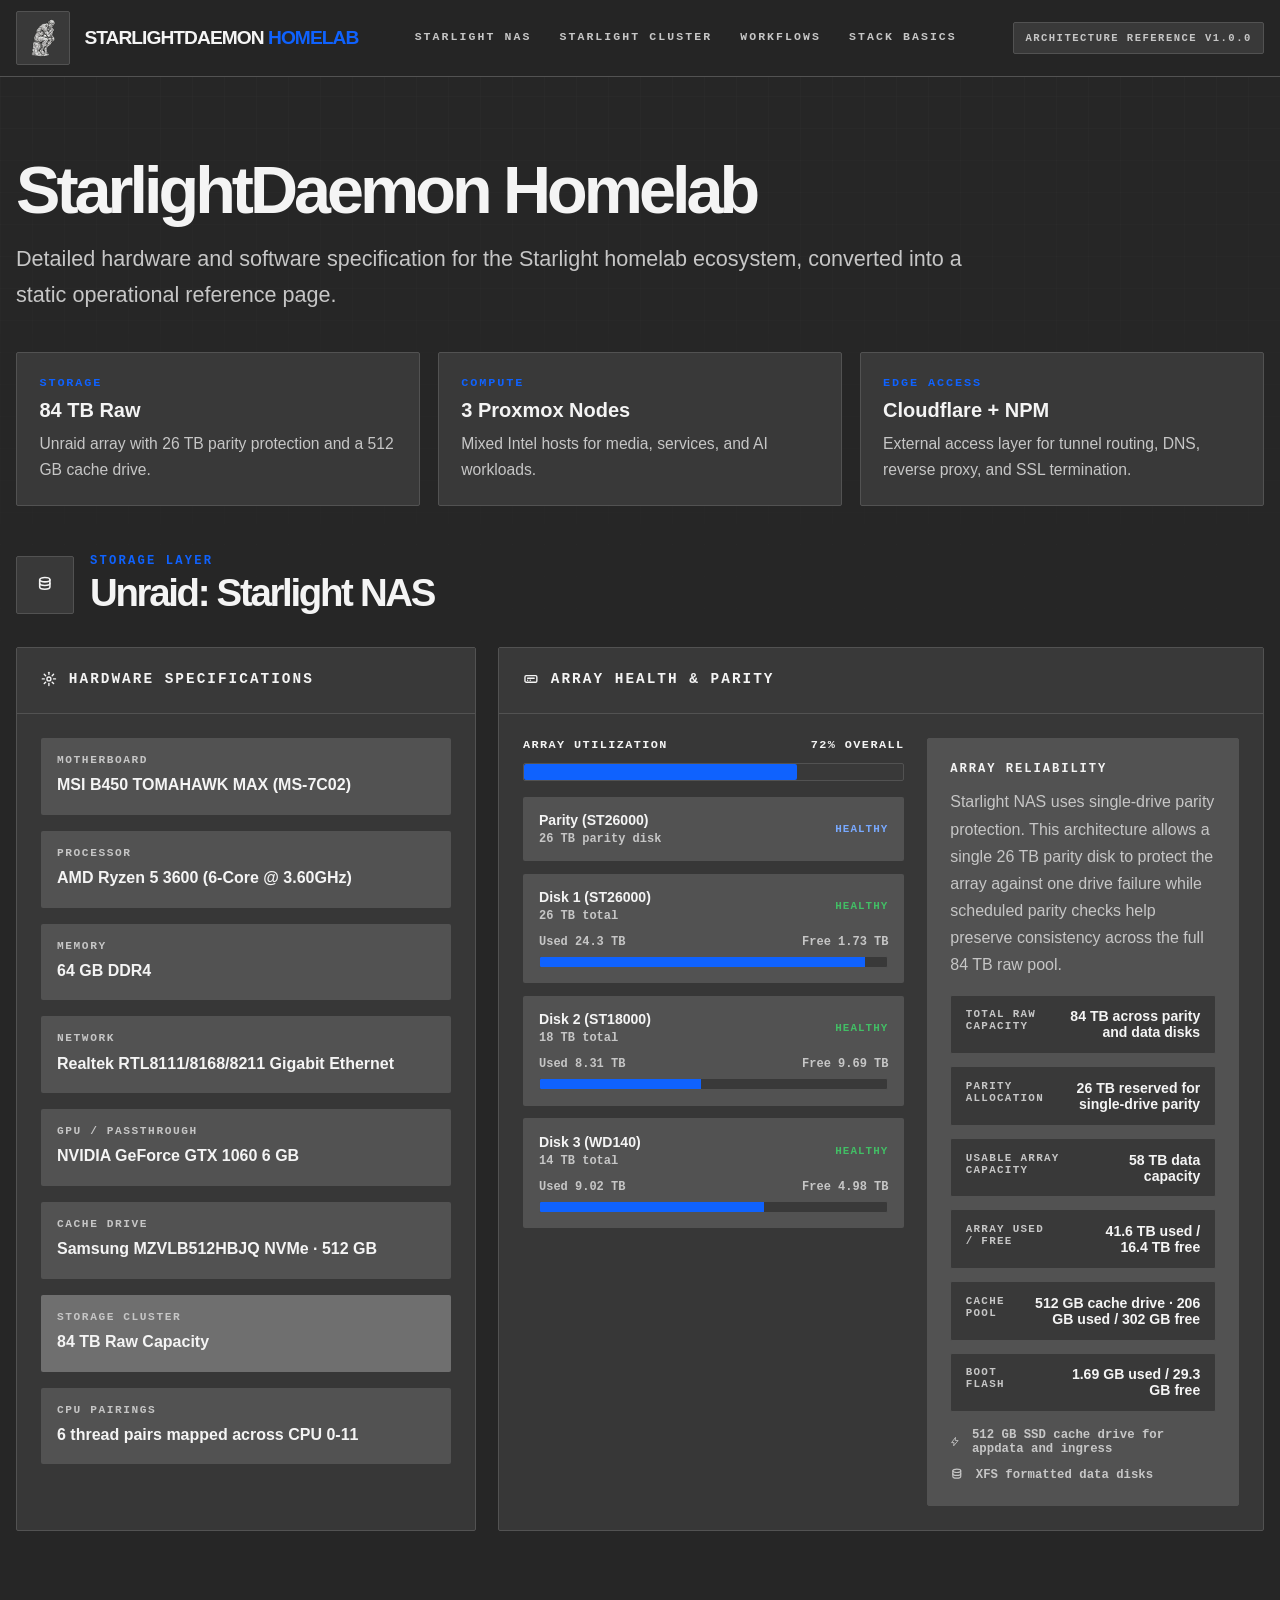
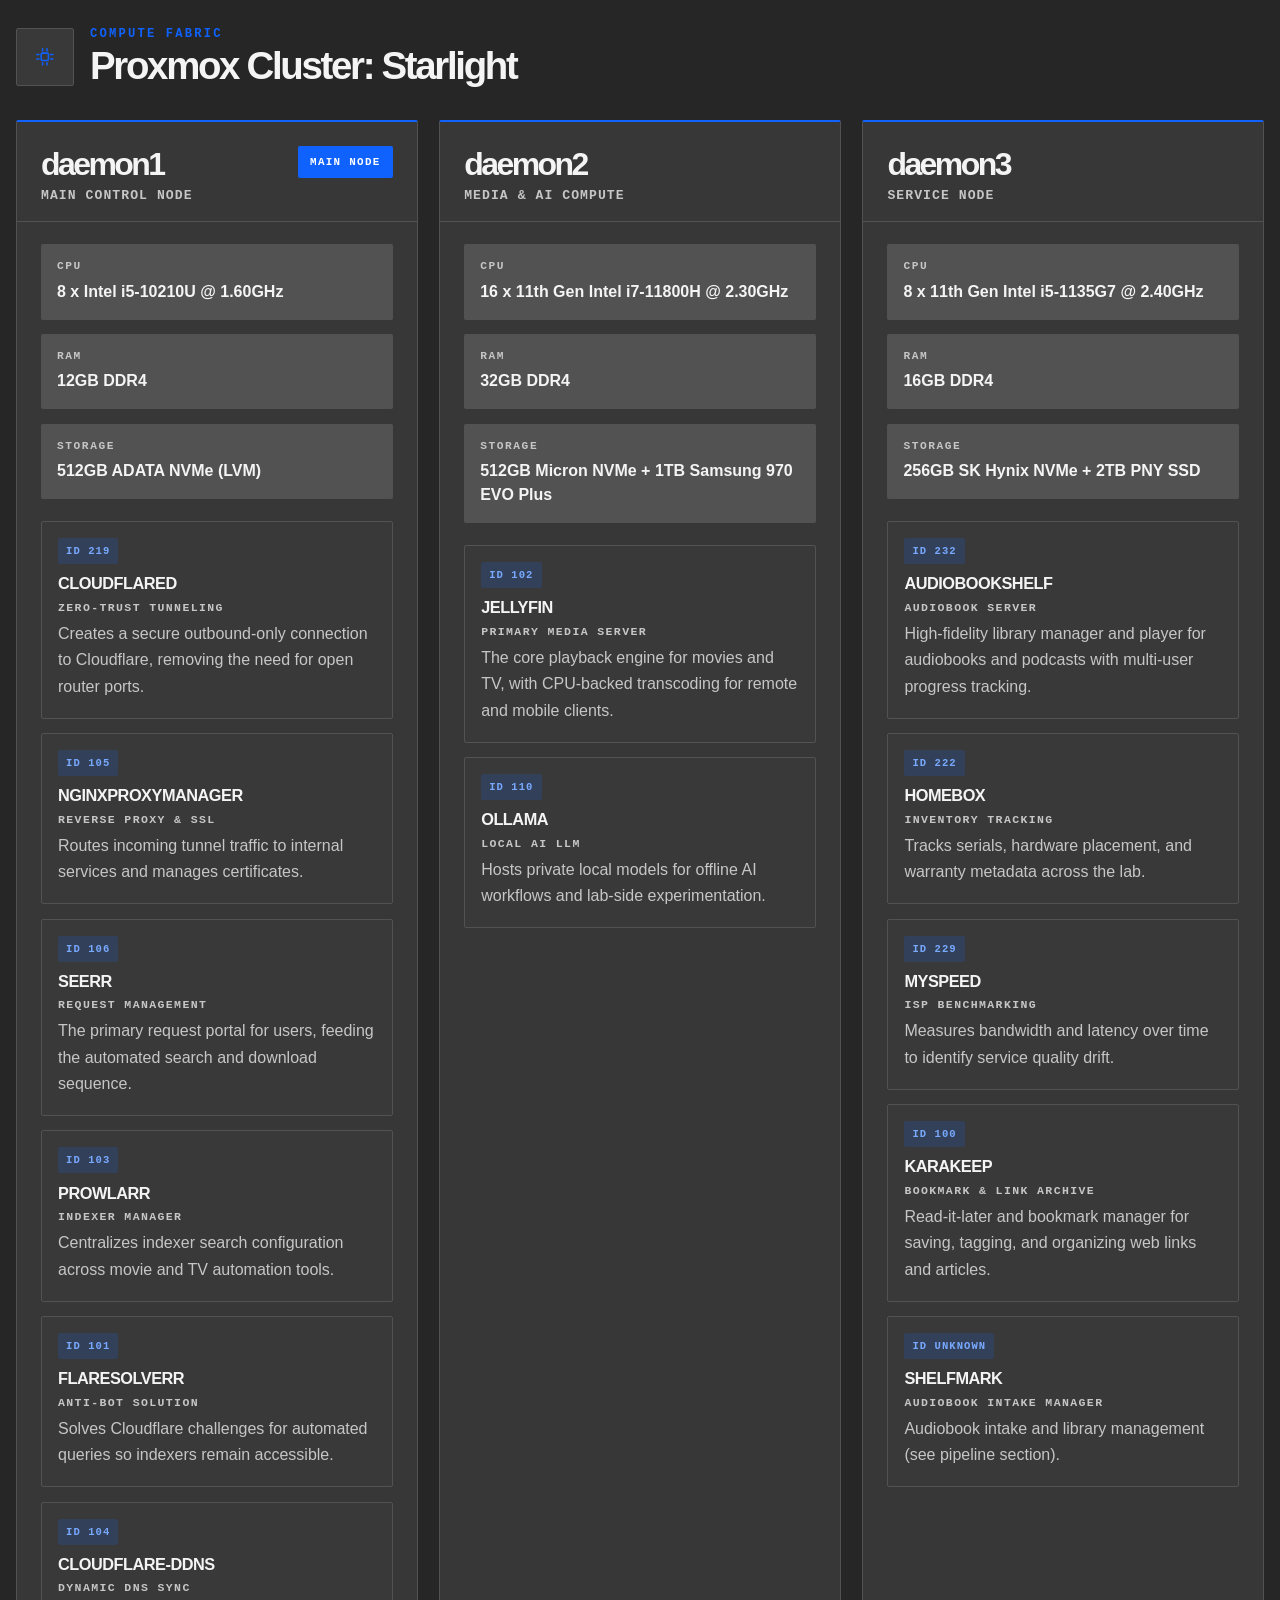
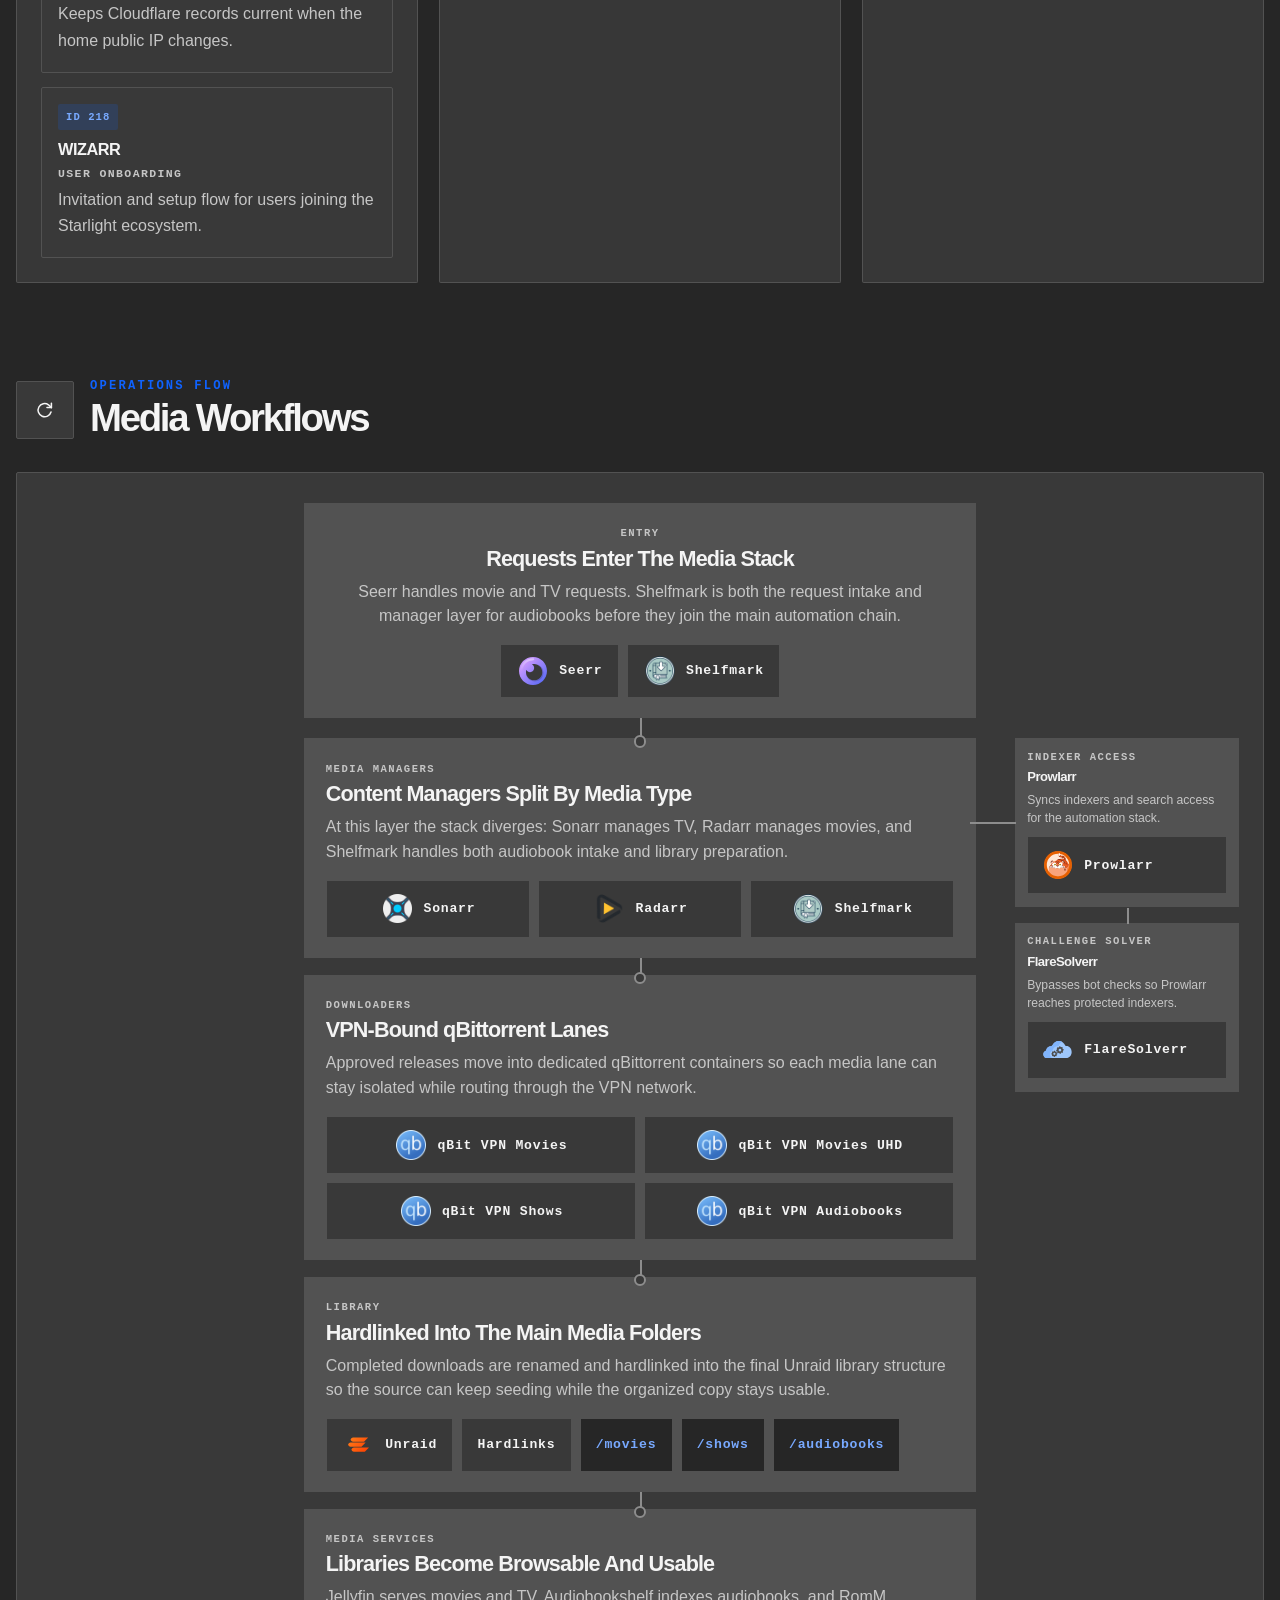
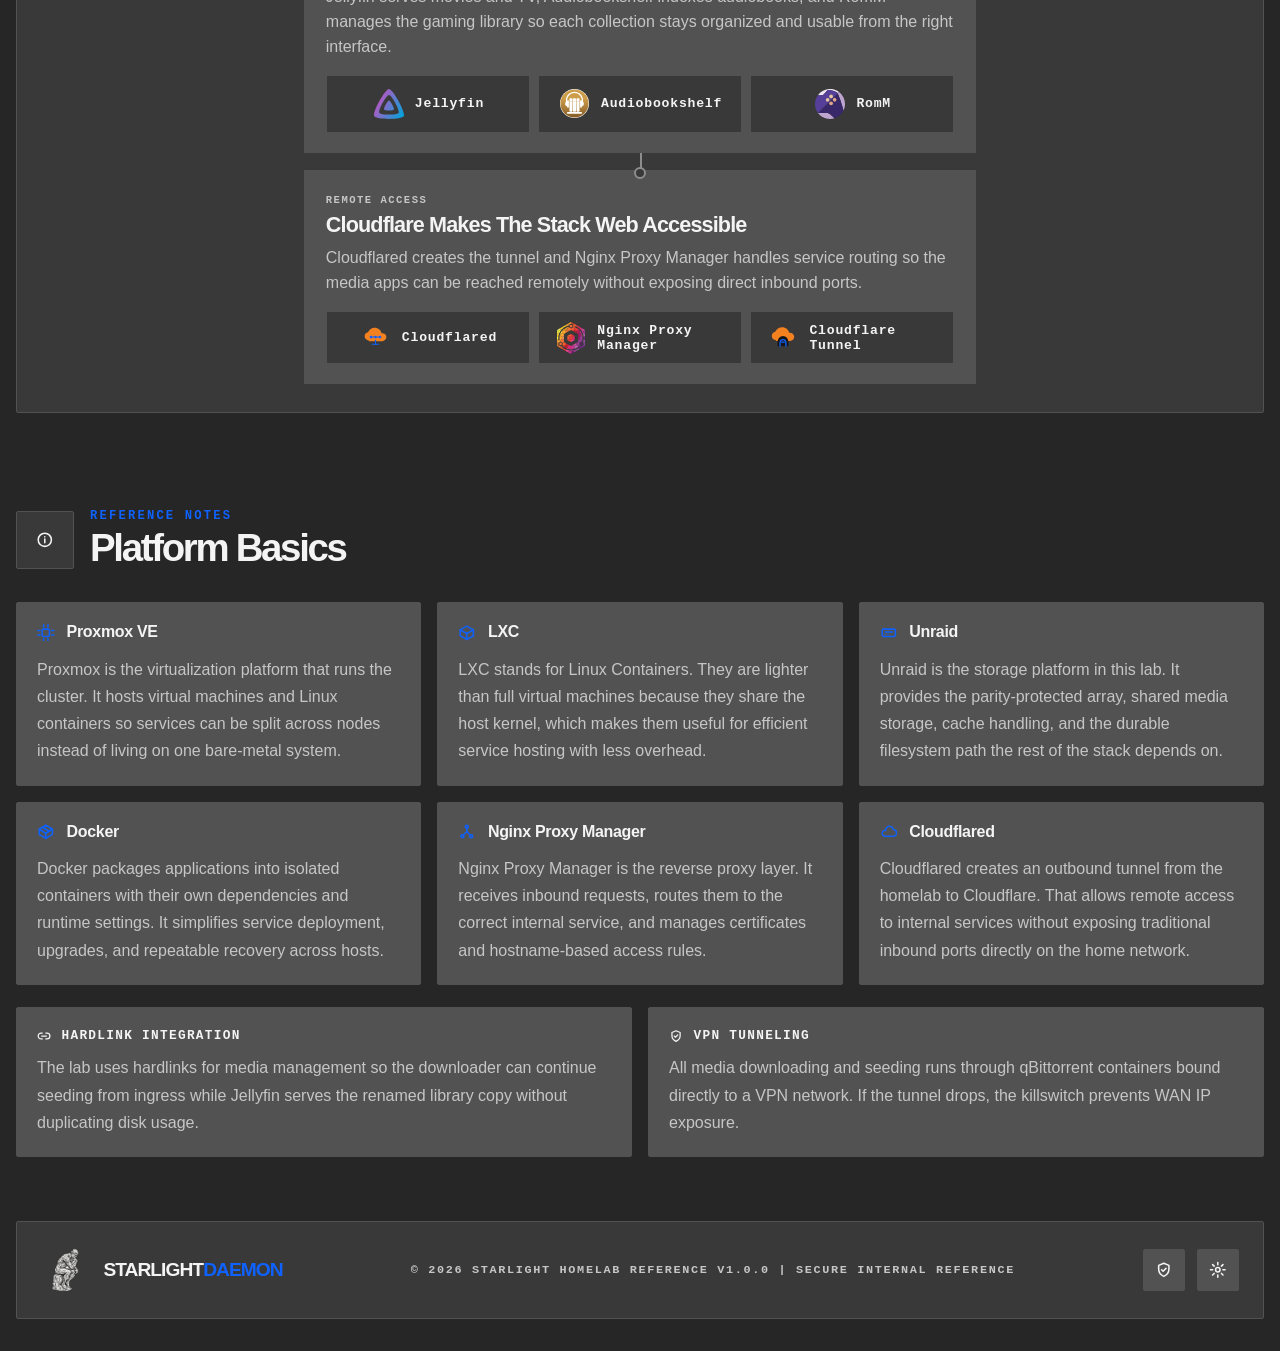
<file: index.html>
<!DOCTYPE html>
<html lang="en">

<head>
    <meta charset="UTF-8">
    <meta name="viewport" content="width=device-width, initial-scale=1.0">
    <meta name="description" content="Detailed hardware and software specification for the Starlight homelab.">
    <meta name="author" content="StarlightDaemon">
    <meta name="theme-color" content="#090f1c">
    <meta property="og:type" content="website">
    <meta property="og:url" content="https://homelab.starlightdaemon.dev/">
    <meta property="og:title" content="StarlightDaemon Homelab">
    <meta property="og:description" content="Detailed hardware and software specification for the Starlight homelab.">
    <meta property="og:site_name" content="StarlightDaemon Homelab">
    <link rel="canonical" href="https://homelab.starlightdaemon.dev/">
    <title>StarlightDaemon Homelab</title>
    <link rel="stylesheet" href="css/homelab.css?v=1.0.0">
    <meta http-equiv="Content-Security-Policy"
          content="default-src 'none'; script-src 'self'; style-src 'self' 'unsafe-inline';
          img-src 'self'; font-src 'self'; base-uri 'none';
          form-action 'none'; frame-ancestors 'none'">
</head>

<body>
    <a href="#main-content" class="skip-link">Skip to main content</a>
    <div class="lab-shell">
        <nav class="lab-nav" aria-label="Primary">
            <div class="lab-nav-inner">
                <a href="index.html" class="lab-brand"
                    aria-label="Return to the top of the homelab home page">
                    <img src="assets/thinker-logo.png" alt="StarlightDaemon logo" class="lab-brand-logo" width="460" height="460">
                    <span class="lab-brand-wordmark">StarlightDaemon<span> Homelab</span></span>
                </a>

                <div class="lab-nav-links">
                    <a href="#unraid">Starlight NAS</a>
                    <a href="#proxmox">Starlight Cluster</a>
                    <a href="#pipeline">Workflows</a>
                    <a href="#stack-basics">Stack Basics</a>
                </div>

                <div class="lab-nav-meta">
                    <span>Architecture Reference v1.0.0</span>
                </div>

                <button class="lab-menu-button" type="button" aria-expanded="false" aria-controls="mobileMenu"
                    aria-label="Toggle navigation">
                    <i data-lucide="menu"></i>
                </button>
            </div>

            <div class="lab-mobile-menu" id="mobileMenu" hidden>
                <a href="#unraid">Starlight NAS</a>
                <a href="#proxmox">Starlight Cluster</a>
                <a href="#pipeline">Workflows</a>
                <a href="#stack-basics">Stack Basics</a>
            </div>
        </nav>

        <header class="lab-hero">
            <h1>StarlightDaemon Homelab</h1>
            <p>
                Detailed hardware and software specification for the Starlight homelab ecosystem, converted into a
                static operational reference page.
            </p>

            <div class="lab-stat-row" aria-label="Architecture summary">
                <article class="lab-stat-card">
                    <span class="lab-stat-label">Storage</span>
                    <strong>84 TB Raw</strong>
                    <p>Unraid array with 26 TB parity protection and a 512 GB cache drive.</p>
                </article>
                <article class="lab-stat-card">
                    <span class="lab-stat-label">Compute</span>
                    <strong>3 Proxmox Nodes</strong>
                    <p>Mixed Intel hosts for media, services, and AI workloads.</p>
                </article>
                <article class="lab-stat-card">
                    <span class="lab-stat-label">Edge Access</span>
                    <strong>Cloudflare + NPM</strong>
                    <p>External access layer for tunnel routing, DNS, reverse proxy, and SSL termination.</p>
                </article>
            </div>
        </header>

        <main class="lab-main" id="main-content">
            <section class="lab-section" id="unraid">
                <div class="lab-section-title">
                    <div class="lab-section-icon">
                        <i data-lucide="database"></i>
                    </div>
                    <div>
                        <p>Storage Layer</p>
                        <h2>Unraid: Starlight NAS</h2>
                    </div>
                </div>

                <div class="lab-grid lab-grid-unraid">
                    <article class="lab-panel lab-panel-emerald">
                        <div class="lab-panel-head">
                            <h3>
                                <i data-lucide="settings-2"></i>
                                Hardware Specifications
                            </h3>
                        </div>
                        <div class="lab-spec-list">
                            <div class="lab-spec-item">
                                <span>Motherboard</span>
                                <strong>MSI B450 TOMAHAWK MAX (MS-7C02)</strong>
                            </div>
                            <div class="lab-spec-item">
                                <span>Processor</span>
                                <strong>AMD Ryzen 5 3600 (6-Core @ 3.60GHz)</strong>
                            </div>
                            <div class="lab-spec-item">
                                <span>Memory</span>
                                <strong>64 GB DDR4</strong>
                            </div>
                            <div class="lab-spec-item">
                                <span>Network</span>
                                <strong>Realtek RTL8111/8168/8211 Gigabit Ethernet</strong>
                            </div>
                            <div class="lab-spec-item">
                                <span>GPU / Passthrough</span>
                                <strong>NVIDIA GeForce GTX 1060 6 GB</strong>
                            </div>
                            <div class="lab-spec-item">
                                <span>Cache Drive</span>
                                <strong>Samsung MZVLB512HBJQ NVMe · 512 GB</strong>
                            </div>
                            <div class="lab-spec-item lab-spec-item-highlight">
                                <span>Storage Cluster</span>
                                <strong>84 TB Raw Capacity</strong>
                            </div>
                            <div class="lab-spec-item">
                                <span>CPU Pairings</span>
                                <strong>6 thread pairs mapped across CPU 0-11</strong>
                            </div>
                        </div>
                    </article>

                    <article class="lab-panel lab-panel-emerald">
                        <div class="lab-panel-head">
                            <h3>
                                <i data-lucide="hard-drive"></i>
                                Array Health &amp; Parity
                            </h3>
                        </div>

                        <div class="lab-storage-grid">
                            <div>
                                <div class="lab-meter-head">
                                    <span>Array Utilization</span>
                                    <strong>72% Overall</strong>
                                </div>
                                <div class="lab-meter" aria-label="Array utilization 72 percent">
                                    <span class="lab-meter-fill" style="width: 72%;"></span>
                                </div>

                                <div class="lab-disk-list">
                                    <div class="lab-disk-row">
                                        <div class="lab-disk-main">
                                            <strong>Parity (ST26000)</strong>
                                            <span>26 TB parity disk</span>
                                        </div>
                                        <em class="state-info">Healthy</em>
                                    </div>
                                    <div class="lab-disk-row">
                                        <div class="lab-disk-main">
                                            <strong>Disk 1 (ST26000)</strong>
                                            <span>26 TB total</span>
                                        </div>
                                        <em class="state-good">Healthy</em>
                                        <div class="lab-disk-usage">
                                            <div class="lab-disk-usage-head">
                                                <span>Used 24.3 TB</span>
                                                <span>Free 1.73 TB</span>
                                            </div>
                                            <div class="lab-disk-usage-bar">
                                                <span style="width: 93.5%;"></span>
                                            </div>
                                        </div>
                                    </div>
                                    <div class="lab-disk-row">
                                        <div class="lab-disk-main">
                                            <strong>Disk 2 (ST18000)</strong>
                                            <span>18 TB total</span>
                                        </div>
                                        <em class="state-good">Healthy</em>
                                        <div class="lab-disk-usage">
                                            <div class="lab-disk-usage-head">
                                                <span>Used 8.31 TB</span>
                                                <span>Free 9.69 TB</span>
                                            </div>
                                            <div class="lab-disk-usage-bar">
                                                <span style="width: 46.2%;"></span>
                                            </div>
                                        </div>
                                    </div>
                                    <div class="lab-disk-row">
                                        <div class="lab-disk-main">
                                            <strong>Disk 3 (WD140)</strong>
                                            <span>14 TB total</span>
                                        </div>
                                        <em class="state-good">Healthy</em>
                                        <div class="lab-disk-usage">
                                            <div class="lab-disk-usage-head">
                                                <span>Used 9.02 TB</span>
                                                <span>Free 4.98 TB</span>
                                            </div>
                                            <div class="lab-disk-usage-bar">
                                                <span style="width: 64.4%;"></span>
                                            </div>
                                        </div>
                                    </div>
                                </div>
                            </div>

                            <div class="lab-reliability-card">
                                <h4>Array Reliability</h4>
                                <p>
                                    Starlight NAS uses single-drive parity protection. This architecture allows a
                                    single 26 TB parity disk to protect the array against one drive failure while
                                    scheduled parity checks help preserve consistency across the full 84 TB raw pool.
                                </p>
                                <div class="lab-device-summary">
                                    <div class="lab-device-row">
                                        <span>Total Raw Capacity</span>
                                        <strong>84 TB across parity and data disks</strong>
                                    </div>
                                    <div class="lab-device-row">
                                        <span>Parity Allocation</span>
                                        <strong>26 TB reserved for single-drive parity</strong>
                                    </div>
                                    <div class="lab-device-row">
                                        <span>Usable Array Capacity</span>
                                        <strong>58 TB data capacity</strong>
                                    </div>
                                    <div class="lab-device-row">
                                        <span>Array Used / Free</span>
                                        <strong>41.6 TB used / 16.4 TB free</strong>
                                    </div>
                                    <div class="lab-device-row">
                                        <span>Cache Pool</span>
                                        <strong>512 GB cache drive · 206 GB used / 302 GB free</strong>
                                    </div>
                                    <div class="lab-device-row">
                                        <span>Boot Flash</span>
                                        <strong>1.69 GB used / 29.3 GB free</strong>
                                    </div>
                                </div>
                                <ul class="lab-note-list">
                                    <li>
                                        <i data-lucide="zap"></i>
                                        <span>512 GB SSD cache drive for appdata and ingress</span>
                                    </li>
                                    <li>
                                        <i data-lucide="database"></i>
                                        <span>XFS formatted data disks</span>
                                    </li>
                                </ul>
                            </div>
                        </div>
                    </article>
                </div>
            </section>

            <section class="lab-section" id="proxmox">
                <div class="lab-section-title">
                    <div class="lab-section-icon lab-section-icon-blue">
                        <i data-lucide="cpu"></i>
                    </div>
                    <div>
                        <p>Compute Fabric</p>
                        <h2>Proxmox Cluster: Starlight</h2>
                    </div>
                </div>

                <div class="lab-node-grid">
                    <article class="lab-node-card lab-node-primary">
                        <div class="lab-node-head">
                            <div>
                                <h3>daemon1</h3>
                                <p>Main Control Node</p>
                            </div>
                            <span class="lab-node-badge">Main Node</span>
                        </div>

                        <div class="lab-node-specs">
                            <div><span>CPU</span><strong>8 x Intel i5-10210U @ 1.60GHz</strong></div>
                            <div><span>RAM</span><strong>12GB DDR4</strong></div>
                            <div><span>Storage</span><strong>512GB ADATA NVMe (LVM)</strong></div>
                        </div>

                        <div class="lab-service-list">
                            <article class="lab-service-item">
                                <div class="lab-service-id">ID 219</div>
                                <h4>cloudflared</h4>
                                <p class="lab-service-role">Zero-Trust Tunneling</p>
                                <p>Creates a secure outbound-only connection to Cloudflare, removing the need for open
                                    router ports.</p>
                            </article>
                            <article class="lab-service-item">
                                <div class="lab-service-id">ID 105</div>
                                <h4>nginxproxymanager</h4>
                                <p class="lab-service-role">Reverse Proxy &amp; SSL</p>
                                <p>Routes incoming tunnel traffic to internal services and manages certificates.</p>
                            </article>
                            <article class="lab-service-item">
                                <div class="lab-service-id">ID 106</div>
                                <h4>seerr</h4>
                                <p class="lab-service-role">Request Management</p>
                                <p>The primary request portal for users, feeding the automated search and download
                                    sequence.</p>
                            </article>
                            <article class="lab-service-item">
                                <div class="lab-service-id">ID 103</div>
                                <h4>prowlarr</h4>
                                <p class="lab-service-role">Indexer Manager</p>
                                <p>Centralizes indexer search configuration across movie and TV automation tools.</p>
                            </article>
                            <article class="lab-service-item">
                                <div class="lab-service-id">ID 101</div>
                                <h4>flaresolverr</h4>
                                <p class="lab-service-role">Anti-Bot Solution</p>
                                <p>Solves Cloudflare challenges for automated queries so indexers remain accessible.</p>
                            </article>
                            <article class="lab-service-item">
                                <div class="lab-service-id">ID 104</div>
                                <h4>cloudflare-ddns</h4>
                                <p class="lab-service-role">Dynamic DNS Sync</p>
                                <p>Keeps Cloudflare records current when the home public IP changes.</p>
                            </article>
                            <article class="lab-service-item">
                                <div class="lab-service-id">ID 218</div>
                                <h4>wizarr</h4>
                                <p class="lab-service-role">User Onboarding</p>
                                <p>Invitation and setup flow for users joining the Starlight ecosystem.</p>
                            </article>
                        </div>
                    </article>

                    <article class="lab-node-card">
                        <div class="lab-node-head">
                            <div>
                                <h3>daemon2</h3>
                                <p>Media &amp; AI Compute</p>
                            </div>
                        </div>

                        <div class="lab-node-specs">
                            <div><span>CPU</span><strong>16 x 11th Gen Intel i7-11800H @ 2.30GHz</strong></div>
                            <div><span>RAM</span><strong>32GB DDR4</strong></div>
                            <div><span>Storage</span><strong>512GB Micron NVMe + 1TB Samsung 970 EVO Plus</strong></div>
                        </div>

                        <div class="lab-service-list">
                            <article class="lab-service-item">
                                <div class="lab-service-id">ID 102</div>
                                <h4>jellyfin</h4>
                                <p class="lab-service-role">Primary Media Server</p>
                                <p>The core playback engine for movies and TV, with CPU-backed transcoding for remote
                                    and mobile clients.</p>
                            </article>
                            <article class="lab-service-item">
                                <div class="lab-service-id">ID 110</div>
                                <h4>ollama</h4>
                                <p class="lab-service-role">Local AI LLM</p>
                                <p>Hosts private local models for offline AI workflows and lab-side experimentation.</p>
                            </article>
                        </div>
                    </article>

                    <article class="lab-node-card">
                        <div class="lab-node-head">
                            <div>
                                <h3>daemon3</h3>
                                <p>Service Node</p>
                            </div>
                        </div>

                        <div class="lab-node-specs">
                            <div><span>CPU</span><strong>8 x 11th Gen Intel i5-1135G7 @ 2.40GHz</strong></div>
                            <div><span>RAM</span><strong>16GB DDR4</strong></div>
                            <div><span>Storage</span><strong>256GB SK Hynix NVMe + 2TB PNY SSD</strong></div>
                        </div>

                        <div class="lab-service-list">
                            <article class="lab-service-item">
                                <div class="lab-service-id">ID 232</div>
                                <h4>audiobookshelf</h4>
                                <p class="lab-service-role">Audiobook Server</p>
                                <p>High-fidelity library manager and player for audiobooks and podcasts with
                                    multi-user progress tracking.</p>
                            </article>
                            <article class="lab-service-item">
                                <div class="lab-service-id">ID 222</div>
                                <h4>homebox</h4>
                                <p class="lab-service-role">Inventory Tracking</p>
                                <p>Tracks serials, hardware placement, and warranty metadata across the lab.</p>
                            </article>
                            <article class="lab-service-item">
                                <div class="lab-service-id">ID 229</div>
                                <h4>myspeed</h4>
                                <p class="lab-service-role">ISP Benchmarking</p>
                                <p>Measures bandwidth and latency over time to identify service quality drift.</p>
                            </article>
                            <article class="lab-service-item">
                                <div class="lab-service-id">ID 100</div>
                                <h4>karakeep</h4>
                                <p class="lab-service-role">Bookmark &amp; Link Archive</p>
                                <p>Read-it-later and bookmark manager for saving, tagging, and organizing web links and articles.</p>
                            </article>
                            <article class="lab-service-item">
                                <div class="lab-service-id">ID unknown</div>
                                <h4>Shelfmark</h4>
                                <p class="lab-service-role">Audiobook Intake Manager</p>
                                <p>Audiobook intake and library management (see pipeline section).</p>
                            </article>
                        </div>
                    </article>
                </div>
            </section>

            <section class="lab-section" id="pipeline">
                <div class="lab-section-title">
                    <div class="lab-section-icon lab-section-icon-amber">
                        <i data-lucide="refresh-cw"></i>
                    </div>
                    <div>
                        <p>Operations Flow</p>
                        <h2>Media Workflows</h2>
                    </div>
                </div>

                <div class="lab-pipeline-card">
                    <div class="lab-system-tree">
                        <article class="lab-system-node lab-system-node-entry">
                            <span class="lab-system-eyebrow">Entry</span>
                            <h3>Requests Enter The Media Stack</h3>
                            <p>Seerr handles movie and TV requests. Shelfmark is both the request intake and manager layer for audiobooks before they join the main automation chain.</p>
                            <div class="lab-system-chips">
                                <span class="tool-pill tool-seerr" data-mark="SR">Seerr</span>
                                <span class="tool-pill tool-shelfmark" data-mark="SH">Shelfmark</span>
                            </div>
                        </article>

                        <div class="lab-system-stage lab-system-stage-branch">
                            <article class="lab-system-node">
                                <span class="lab-system-eyebrow">Media Managers</span>
                                <h3>Content Managers Split By Media Type</h3>
                                <p>At this layer the stack diverges: Sonarr manages TV, Radarr manages movies, and Shelfmark handles both audiobook intake and library preparation.</p>
                                <div class="lab-system-cluster">
                                    <span class="tool-pill tool-sonarr">Sonarr</span>
                                    <span class="tool-pill tool-radarr">Radarr</span>
                                    <span class="tool-pill tool-shelfmark" data-mark="SH">Shelfmark</span>
                                </div>
                            </article>

                            <div class="lab-system-side-column">
                                <article class="lab-system-side-node">
                                    <span class="lab-system-eyebrow">Indexer Access</span>
                                    <h4>Prowlarr</h4>
                                    <p>Syncs indexers and search access for the automation stack.</p>
                                    <div class="lab-system-side-stack">
                                        <div class="lab-system-side-leaf">
                                            <span class="tool-pill tool-prowlarr" data-mark="PR">Prowlarr</span>
                                        </div>
                                    </div>
                                </article>
                                <article class="lab-system-side-node lab-system-side-node-child">
                                    <span class="lab-system-eyebrow">Challenge Solver</span>
                                    <h4>FlareSolverr</h4>
                                    <p>Bypasses bot checks so Prowlarr reaches protected indexers.</p>
                                    <div class="lab-system-side-stack">
                                        <div class="lab-system-side-leaf">
                                            <span class="tool-pill tool-flaresolverr">FlareSolverr</span>
                                        </div>
                                    </div>
                                </article>
                            </div>
                        </div>

                        <article class="lab-system-node">
                            <span class="lab-system-eyebrow">Downloaders</span>
                            <h3>VPN-Bound qBittorrent Lanes</h3>
                            <p>Approved releases move into dedicated qBittorrent containers so each media lane can stay isolated while routing through the VPN network.</p>
                            <div class="lab-system-cluster lab-system-cluster-wide">
                                <span class="tool-pill tool-qbittorrent">qBit VPN Movies</span>
                                <span class="tool-pill tool-qbittorrent">qBit VPN Movies UHD</span>
                                <span class="tool-pill tool-qbittorrent">qBit VPN Shows</span>
                                <span class="tool-pill tool-qbittorrent">qBit VPN Audiobooks</span>
                            </div>
                        </article>

                        <article class="lab-system-node">
                            <span class="lab-system-eyebrow">Library</span>
                            <h3>Hardlinked Into The Main Media Folders</h3>
                            <p>Completed downloads are renamed and hardlinked into the final Unraid library structure so the source can keep seeding while the organized copy stays usable.</p>
                            <div class="lab-system-chips">
                                <span class="tool-pill tool-unraid" data-mark="UN">Unraid</span>
                                <span>Hardlinks</span>
                                <code>/movies</code>
                                <code>/shows</code>
                                <code>/audiobooks</code>
                            </div>
                        </article>

                        <article class="lab-system-node">
                            <span class="lab-system-eyebrow">Media Services</span>
                            <h3>Libraries Become Browsable And Usable</h3>
                            <p>Jellyfin serves movies and TV, Audiobookshelf indexes audiobooks, and RomM manages the gaming library so each collection stays organized and usable from the right interface.</p>
                            <div class="lab-system-cluster lab-system-cluster-media">
                                <span class="tool-pill tool-jellyfin">Jellyfin</span>
                                <span class="tool-pill tool-audiobookshelf" data-mark="AB">Audiobookshelf</span>
                                <span class="tool-pill tool-romm" data-mark="RM">RomM</span>
                            </div>
                        </article>

                        <article class="lab-system-node lab-system-node-edge">
                            <span class="lab-system-eyebrow">Remote Access</span>
                            <h3>Cloudflare Makes The Stack Web Accessible</h3>
                            <p>Cloudflared creates the tunnel and Nginx Proxy Manager handles service routing so the media apps can be reached remotely without exposing direct inbound ports.</p>
                            <div class="lab-system-chips lab-system-chips-remote">
                                <span class="tool-pill tool-cloudflared">Cloudflared</span>
                                <span class="tool-pill tool-npm" data-mark="NP">Nginx Proxy Manager</span>
                                <span class="tool-pill tool-cloudflare-tunnel">Cloudflare Tunnel</span>
                            </div>
                        </article>
                    </div>

                </div>
            </section>

            <section class="lab-section" id="stack-basics">
                <div class="lab-section-title">
                    <div class="lab-section-icon">
                        <i data-lucide="info"></i>
                    </div>
                    <div>
                        <p>Reference Notes</p>
                        <h2>Platform Basics</h2>
                    </div>
                </div>

                <div class="lab-basics-grid">
                    <article class="lab-basic-card">
                        <div class="lab-basic-head">
                            <i data-lucide="cpu"></i>
                            <h3>Proxmox VE</h3>
                        </div>
                        <p>
                            Proxmox is the virtualization platform that runs the cluster. It hosts virtual machines and
                            Linux containers so services can be split across nodes instead of living on one bare-metal
                            system.
                        </p>
                    </article>

                    <article class="lab-basic-card">
                        <div class="lab-basic-head">
                            <i data-lucide="box"></i>
                            <h3>LXC</h3>
                        </div>
                        <p>
                            LXC stands for Linux Containers. They are lighter than full virtual machines because they
                            share the host kernel, which makes them useful for efficient service hosting with less
                            overhead.
                        </p>
                    </article>

                    <article class="lab-basic-card">
                        <div class="lab-basic-head">
                            <i data-lucide="hard-drive"></i>
                            <h3>Unraid</h3>
                        </div>
                        <p>
                            Unraid is the storage platform in this lab. It provides the parity-protected array, shared
                            media storage, cache handling, and the durable filesystem path the rest of the stack
                            depends on.
                        </p>
                    </article>

                    <article class="lab-basic-card">
                        <div class="lab-basic-head">
                            <i data-lucide="package"></i>
                            <h3>Docker</h3>
                        </div>
                        <p>
                            Docker packages applications into isolated containers with their own dependencies and
                            runtime settings. It simplifies service deployment, upgrades, and repeatable recovery
                            across hosts.
                        </p>
                    </article>

                    <article class="lab-basic-card">
                        <div class="lab-basic-head">
                            <i data-lucide="network"></i>
                            <h3>Nginx Proxy Manager</h3>
                        </div>
                        <p>
                            Nginx Proxy Manager is the reverse proxy layer. It receives inbound requests, routes them
                            to the correct internal service, and manages certificates and hostname-based access rules.
                        </p>
                    </article>

                    <article class="lab-basic-card">
                        <div class="lab-basic-head">
                            <i data-lucide="cloud"></i>
                            <h3>Cloudflared</h3>
                        </div>
                        <p>
                            Cloudflared creates an outbound tunnel from the homelab to Cloudflare. That allows remote
                            access to internal services without exposing traditional inbound ports directly on the home
                            network.
                        </p>
                    </article>
                </div>

                <div class="lab-footnotes">
                    <article class="lab-footnote">
                        <h3>
                            <i data-lucide="link-2"></i>
                            Hardlink Integration
                        </h3>
                        <p>
                            The lab uses hardlinks for media management so the downloader can continue seeding from
                            ingress while Jellyfin serves the renamed library copy without duplicating disk usage.
                        </p>
                    </article>
                    <article class="lab-footnote">
                        <h3>
                            <i data-lucide="shield-check"></i>
                            VPN Tunneling
                        </h3>
                        <p>
                            All media downloading and seeding runs through qBittorrent containers bound directly
                            to a VPN network. If the tunnel drops, the killswitch prevents WAN IP exposure.
                        </p>
                    </article>
                </div>
            </section>
        </main>

        <footer class="lab-footer">
            <div class="lab-footer-brand">
                <img src="assets/thinker-logo.png" alt="StarlightDaemon logo" width="460" height="460">
                <span>Starlight<span>Daemon</span></span>
            </div>
            <p>&copy; <span id="labYear"></span> Starlight Homelab Reference v1.0.0 | Secure Internal Reference</p>
            <div class="lab-footer-icons" aria-hidden="true">
                <span><i data-lucide="shield-check"></i></span>
                <span><i data-lucide="settings-2"></i></span>
            </div>
        </footer>
    </div>

    <script src="js/homelab.js"></script>
</body>

</html>
</file>
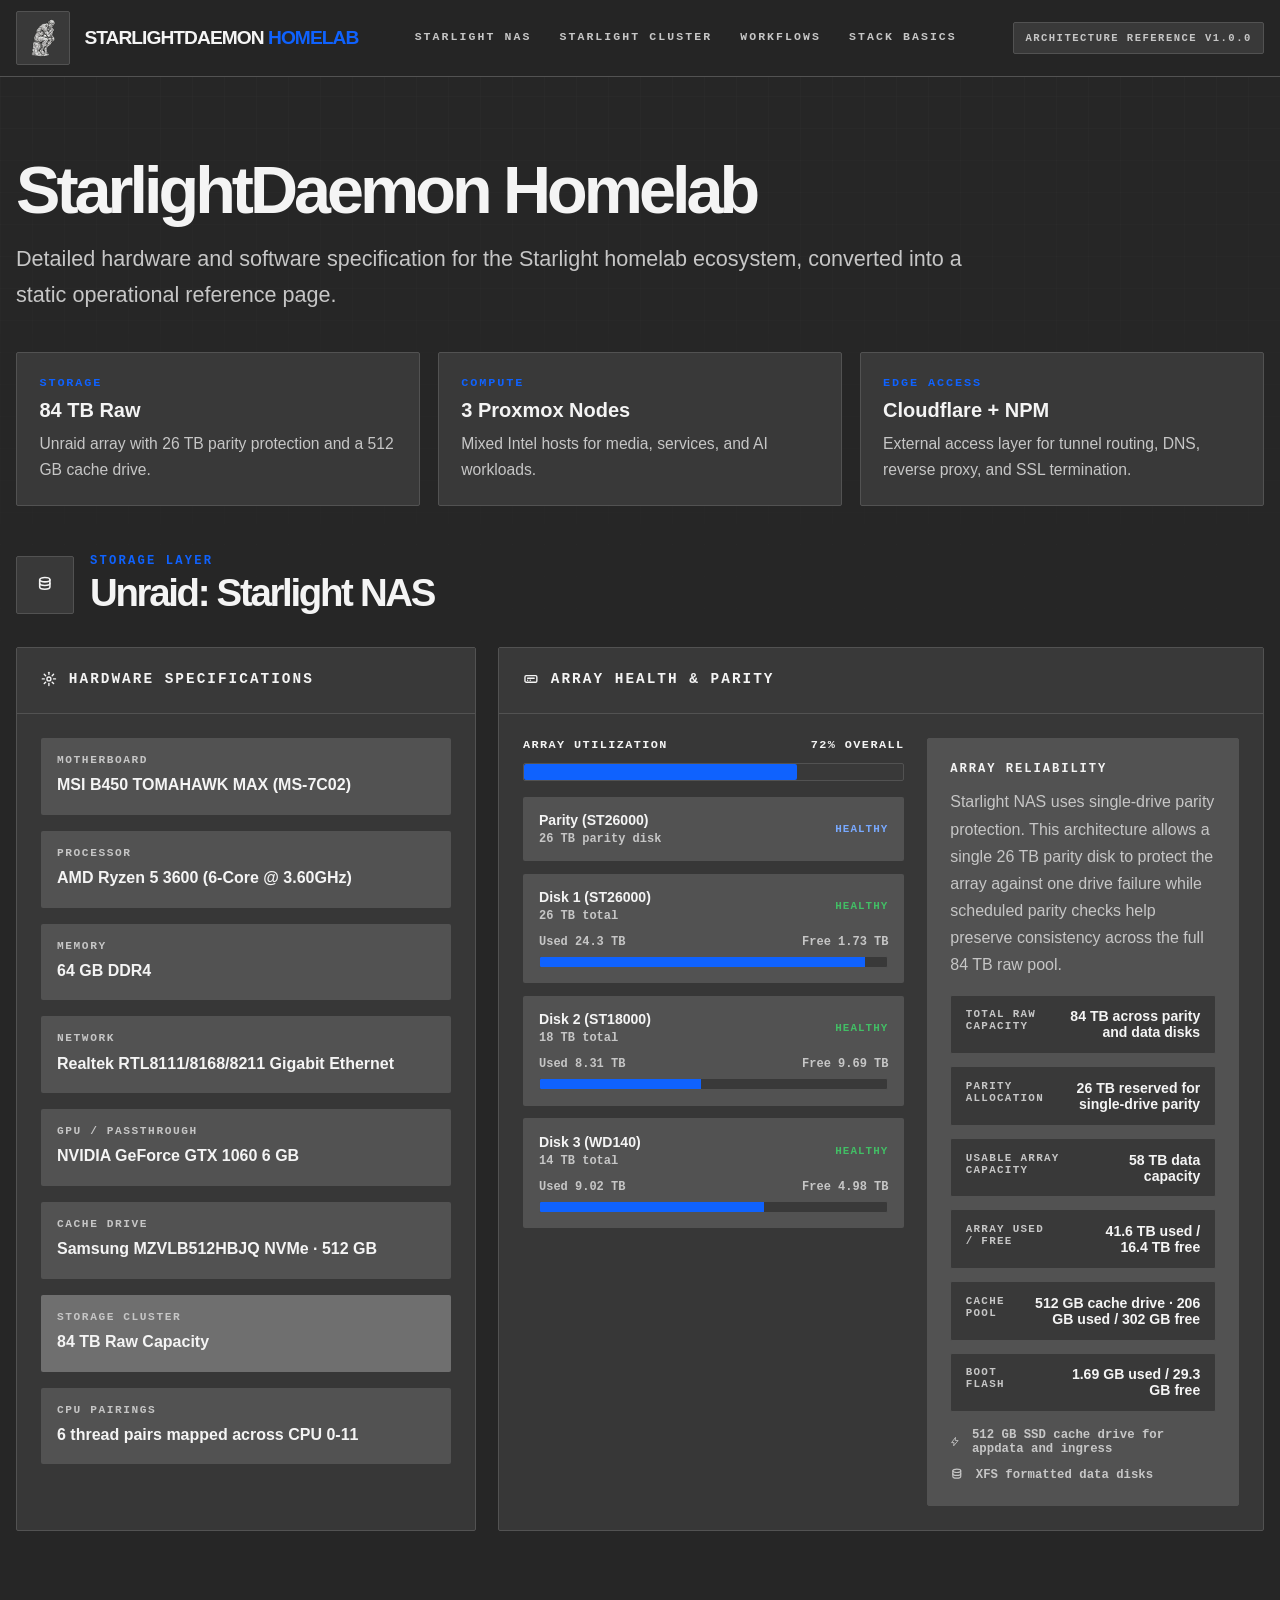
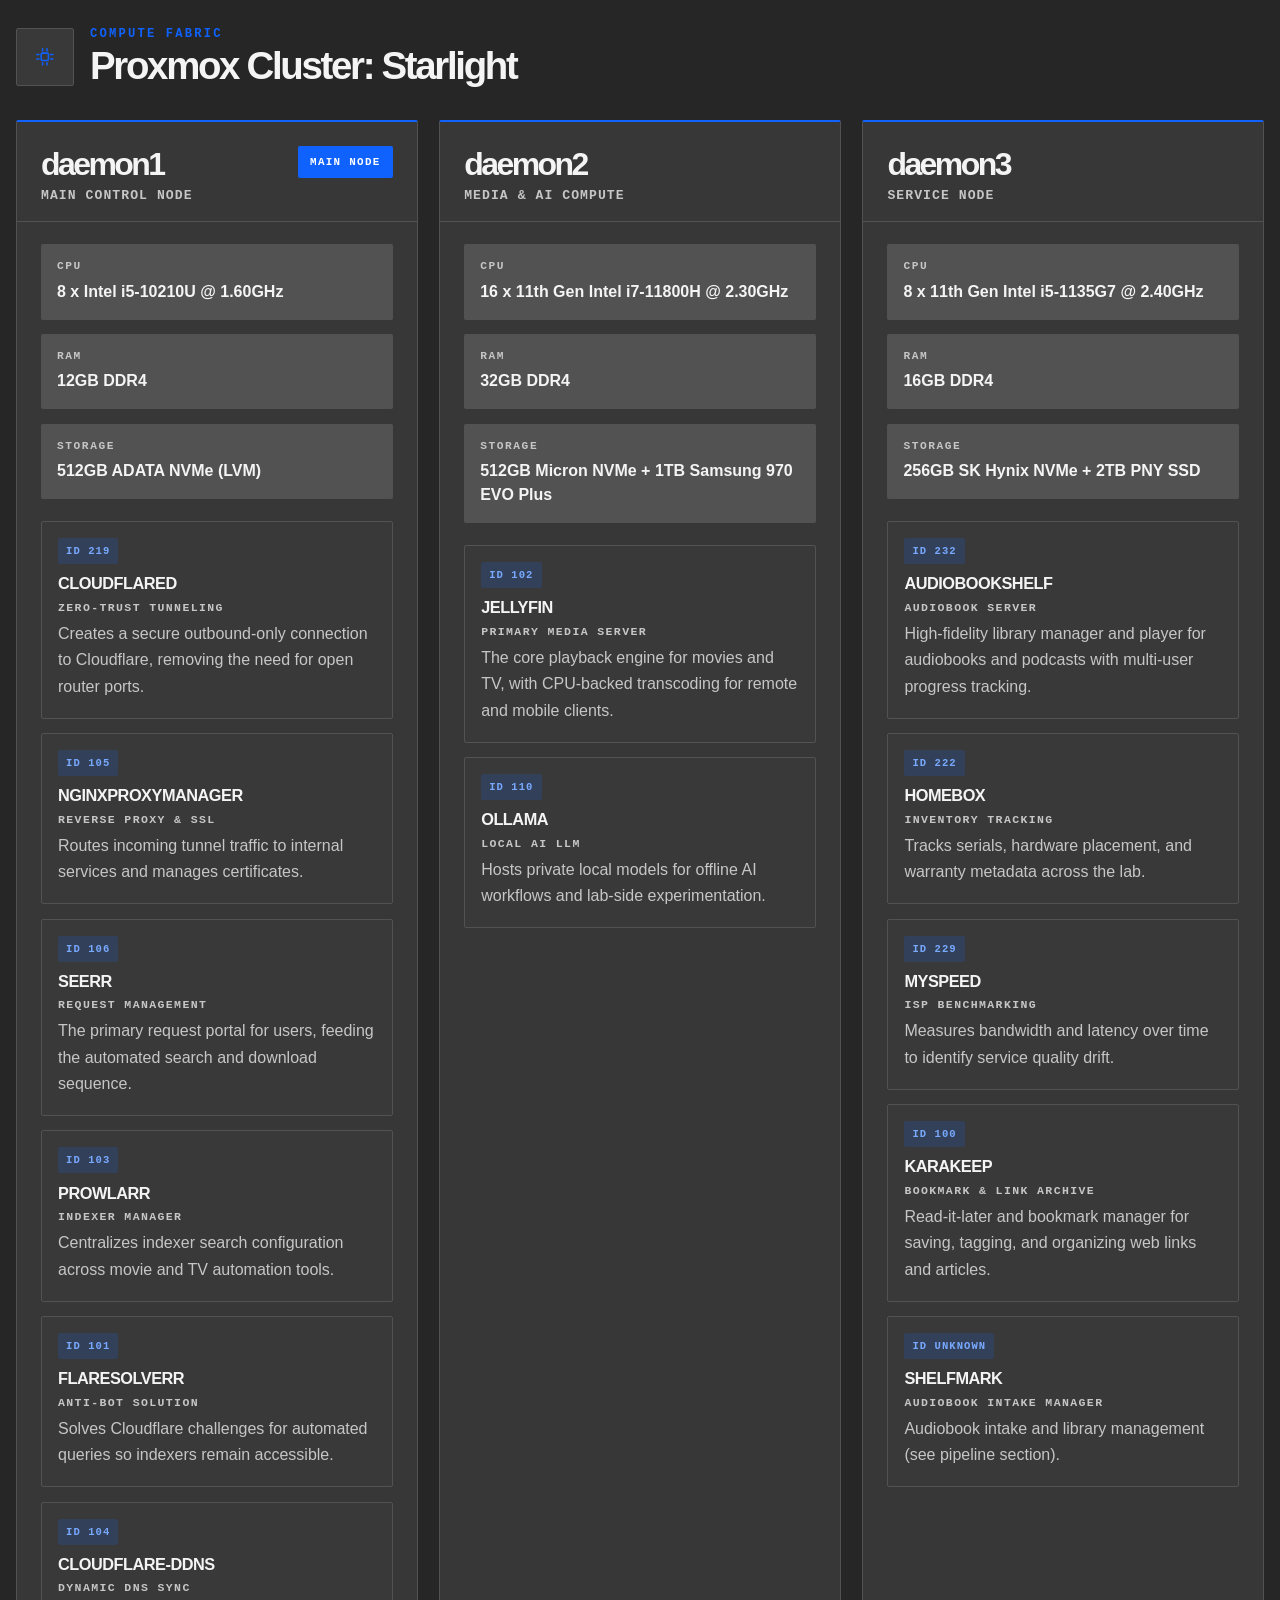
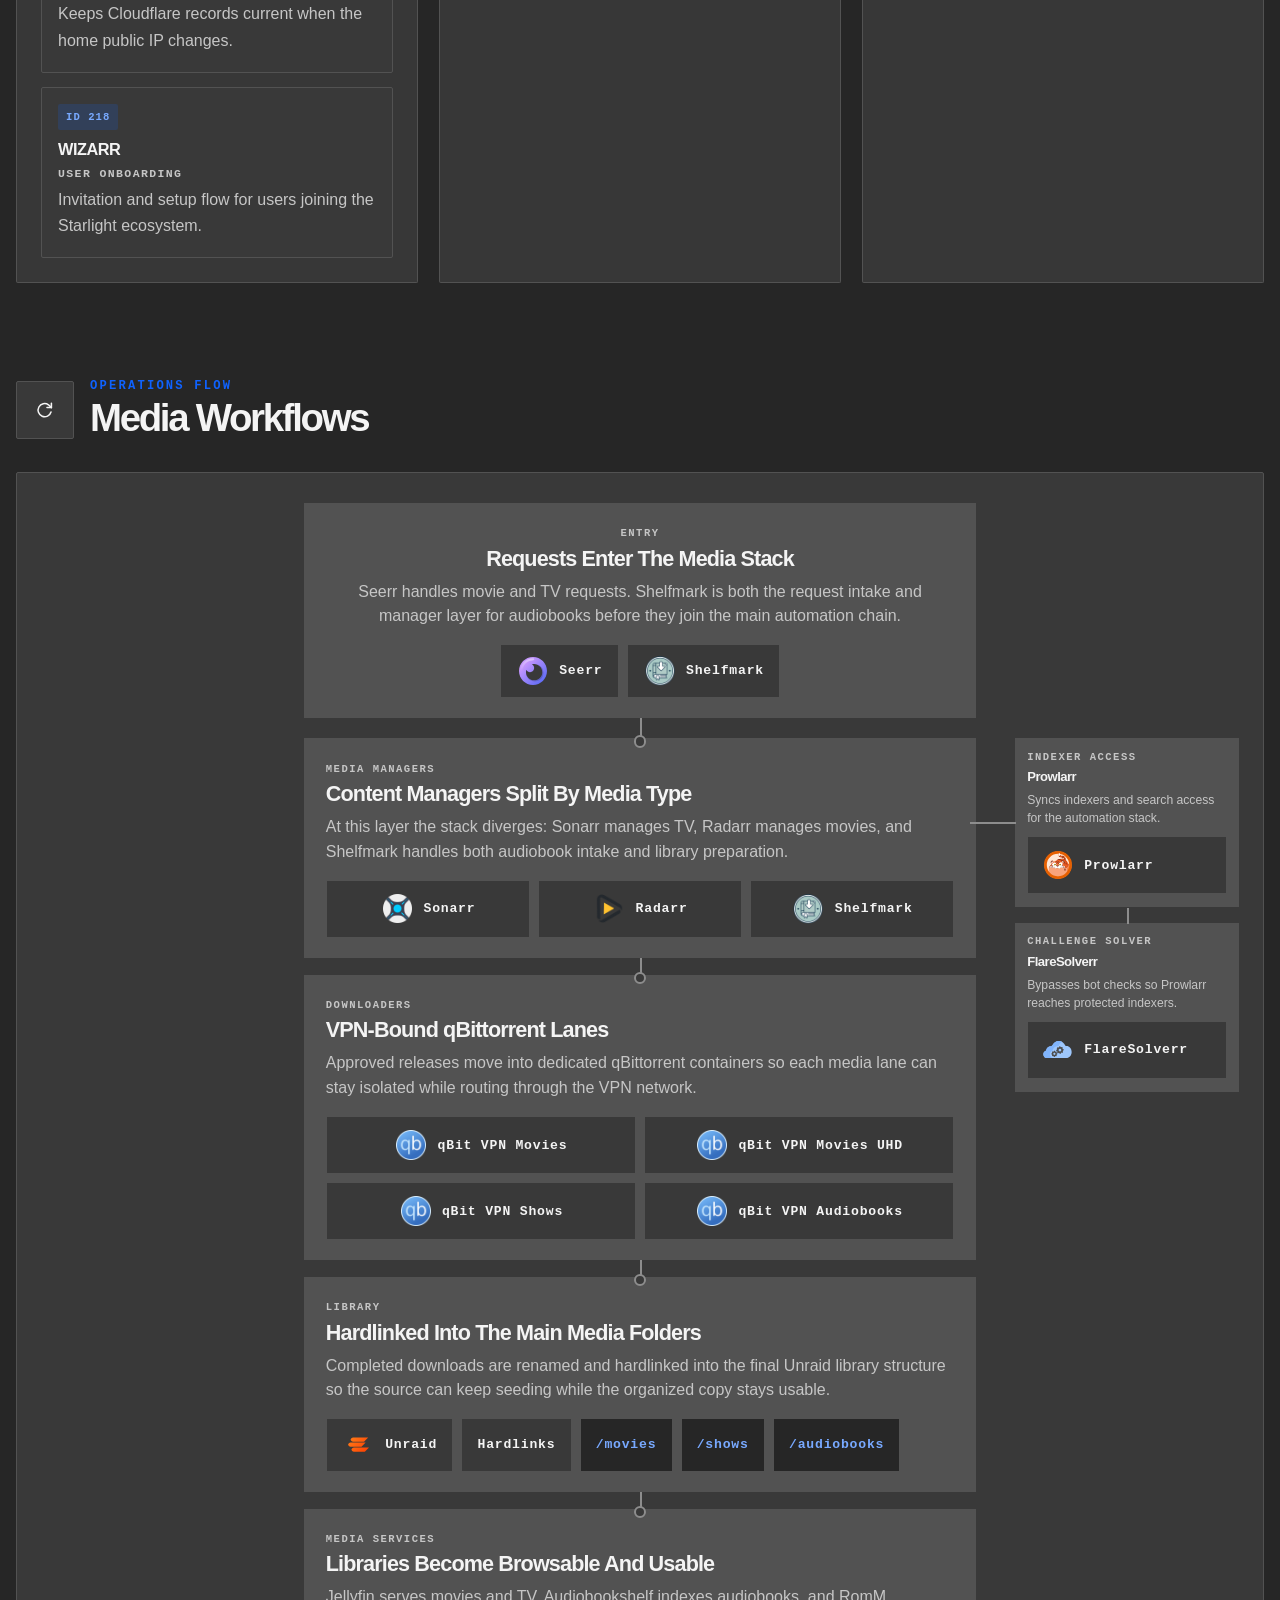
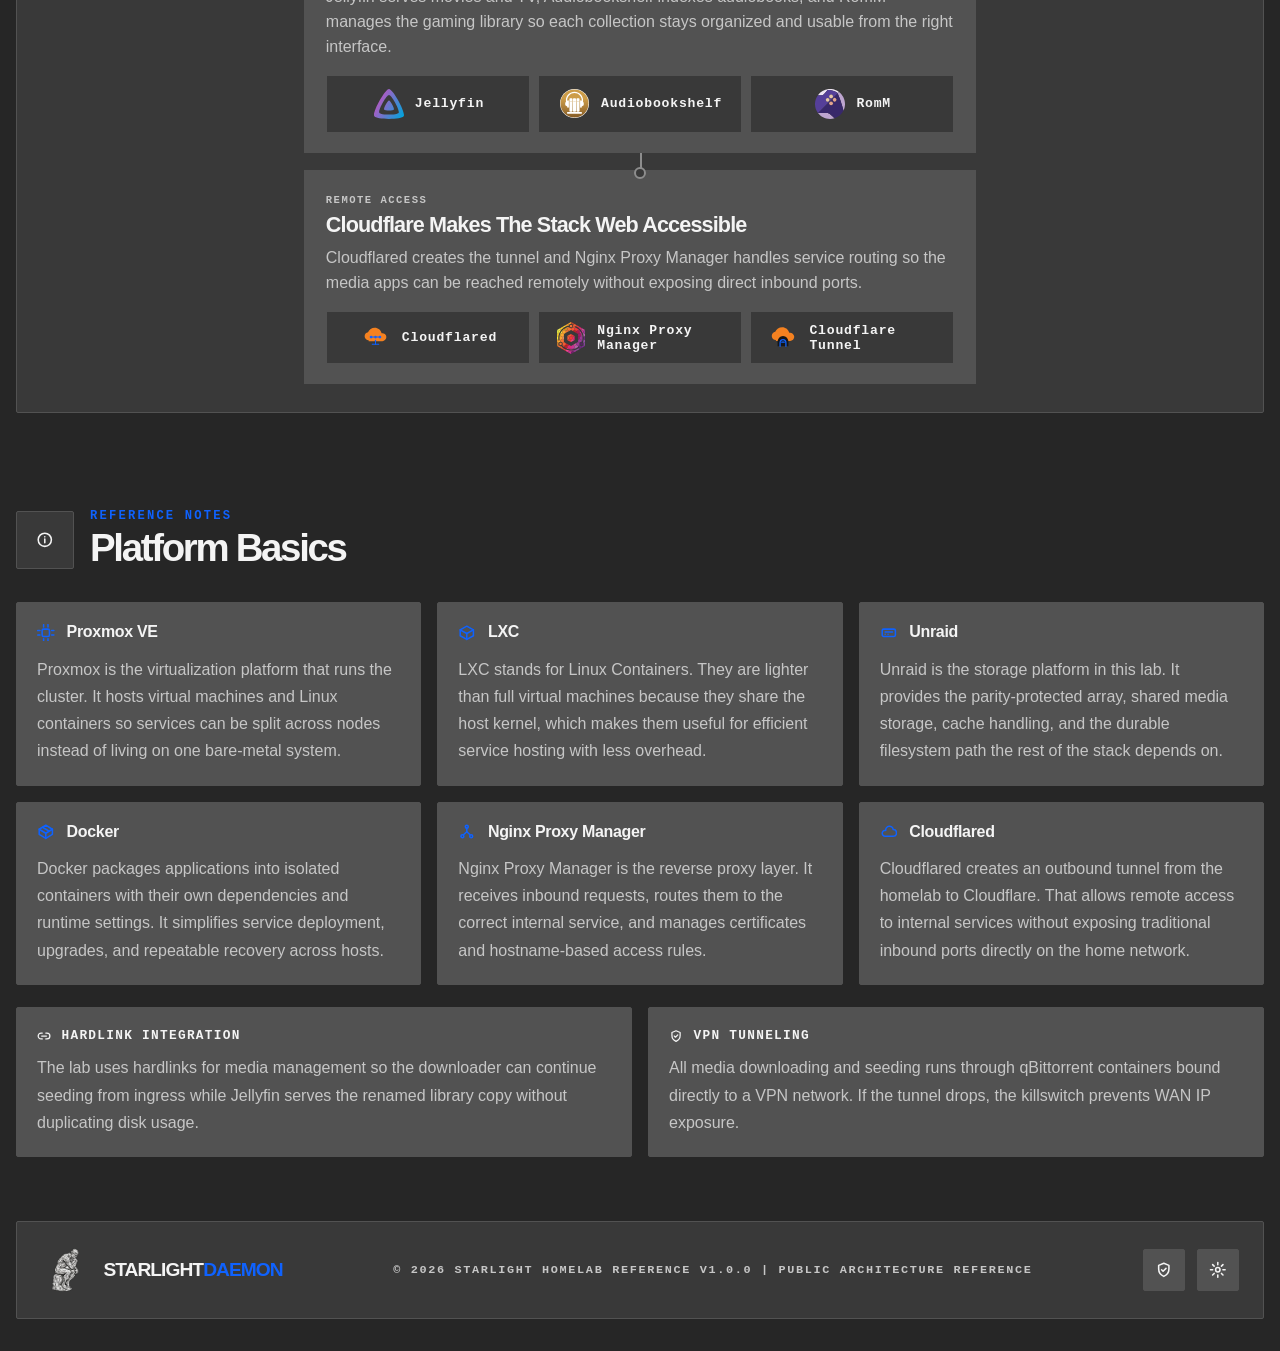
<file: docs/index.html>
<!DOCTYPE html>
<html lang="en">

<head>
    <meta charset="UTF-8">
    <meta name="viewport" content="width=device-width, initial-scale=1.0">
    <meta name="description" content="Detailed hardware and software specification for the Starlight homelab.">
    <meta name="author" content="StarlightDaemon">
    <meta name="theme-color" content="#090f1c">
    <meta property="og:type" content="website">
    <meta property="og:url" content="https://homelab.starlightdaemon.dev/">
    <meta property="og:title" content="StarlightDaemon Homelab">
    <meta property="og:description" content="Detailed hardware and software specification for the Starlight homelab.">
    <meta property="og:site_name" content="StarlightDaemon Homelab">
    <link rel="canonical" href="https://homelab.starlightdaemon.dev/">
    <title>StarlightDaemon Homelab</title>
    <link rel="stylesheet" href="css/homelab.css?v=1.0.0">
    <meta http-equiv="Content-Security-Policy"
          content="default-src 'none'; script-src 'self'; style-src 'self' 'unsafe-inline';
          img-src 'self'; font-src 'self'; base-uri 'none';
          form-action 'none'">
</head>

<body>
    <a href="#main-content" class="skip-link">Skip to main content</a>
    <div class="lab-shell">
        <nav class="lab-nav" aria-label="Primary">
            <div class="lab-nav-inner">
                <a href="index.html" class="lab-brand"
                    aria-label="Return to the top of the homelab home page">
                    <img src="assets/thinker-logo.png" alt="StarlightDaemon logo" class="lab-brand-logo" width="460" height="460">
                    <span class="lab-brand-wordmark">StarlightDaemon<span> Homelab</span></span>
                </a>

                <div class="lab-nav-links">
                    <a href="#unraid">Starlight NAS</a>
                    <a href="#proxmox">Starlight Cluster</a>
                    <a href="#pipeline">Workflows</a>
                    <a href="#stack-basics">Stack Basics</a>
                </div>

                <div class="lab-nav-meta">
                    <span>Architecture Reference v1.0.0</span>
                </div>

                <button class="lab-menu-button" type="button" aria-expanded="false" aria-controls="mobileMenu"
                    aria-label="Toggle navigation">
                    <i data-lucide="menu"></i>
                </button>
            </div>

            <div class="lab-mobile-menu" id="mobileMenu" hidden>
                <a href="#unraid">Starlight NAS</a>
                <a href="#proxmox">Starlight Cluster</a>
                <a href="#pipeline">Workflows</a>
                <a href="#stack-basics">Stack Basics</a>
            </div>
        </nav>

        <header class="lab-hero">
            <h1>StarlightDaemon Homelab</h1>
            <p>
                Detailed hardware and software specification for the Starlight homelab ecosystem, converted into a
                static operational reference page.
            </p>

            <div class="lab-stat-row" aria-label="Architecture summary">
                <article class="lab-stat-card">
                    <span class="lab-stat-label">Storage</span>
                    <strong>84 TB Raw</strong>
                    <p>Unraid array with 26 TB parity protection and a 512 GB cache drive.</p>
                </article>
                <article class="lab-stat-card">
                    <span class="lab-stat-label">Compute</span>
                    <strong>3 Proxmox Nodes</strong>
                    <p>Mixed Intel hosts for media, services, and AI workloads.</p>
                </article>
                <article class="lab-stat-card">
                    <span class="lab-stat-label">Edge Access</span>
                    <strong>Cloudflare + NPM</strong>
                    <p>External access layer for tunnel routing, DNS, reverse proxy, and SSL termination.</p>
                </article>
            </div>
        </header>

        <main class="lab-main" id="main-content">
            <section class="lab-section" id="unraid">
                <div class="lab-section-title">
                    <div class="lab-section-icon">
                        <i data-lucide="database"></i>
                    </div>
                    <div>
                        <p>Storage Layer</p>
                        <h2>Unraid: Starlight NAS</h2>
                    </div>
                </div>

                <div class="lab-grid lab-grid-unraid">
                    <article class="lab-panel lab-panel-emerald">
                        <div class="lab-panel-head">
                            <h3>
                                <i data-lucide="settings-2"></i>
                                Hardware Specifications
                            </h3>
                        </div>
                        <div class="lab-spec-list">
                            <div class="lab-spec-item">
                                <span>Motherboard</span>
                                <strong>MSI B450 TOMAHAWK MAX (MS-7C02)</strong>
                            </div>
                            <div class="lab-spec-item">
                                <span>Processor</span>
                                <strong>AMD Ryzen 5 3600 (6-Core @ 3.60GHz)</strong>
                            </div>
                            <div class="lab-spec-item">
                                <span>Memory</span>
                                <strong>64 GB DDR4</strong>
                            </div>
                            <div class="lab-spec-item">
                                <span>Network</span>
                                <strong>Realtek RTL8111/8168/8211 Gigabit Ethernet</strong>
                            </div>
                            <div class="lab-spec-item">
                                <span>GPU / Passthrough</span>
                                <strong>NVIDIA GeForce GTX 1060 6 GB</strong>
                            </div>
                            <div class="lab-spec-item">
                                <span>Cache Drive</span>
                                <strong>Samsung MZVLB512HBJQ NVMe · 512 GB</strong>
                            </div>
                            <div class="lab-spec-item lab-spec-item-highlight">
                                <span>Storage Cluster</span>
                                <strong>84 TB Raw Capacity</strong>
                            </div>
                            <div class="lab-spec-item">
                                <span>CPU Pairings</span>
                                <strong>6 thread pairs mapped across CPU 0-11</strong>
                            </div>
                        </div>
                    </article>

                    <article class="lab-panel lab-panel-emerald">
                        <div class="lab-panel-head">
                            <h3>
                                <i data-lucide="hard-drive"></i>
                                Array Health &amp; Parity
                            </h3>
                        </div>

                        <div class="lab-storage-grid">
                            <div>
                                <div class="lab-meter-head">
                                    <span>Array Utilization</span>
                                    <strong>72% Overall</strong>
                                </div>
                                <div class="lab-meter" aria-label="Array utilization 72 percent">
                                    <span class="lab-meter-fill" style="width: 72%;"></span>
                                </div>

                                <div class="lab-disk-list">
                                    <div class="lab-disk-row">
                                        <div class="lab-disk-main">
                                            <strong>Parity (ST26000)</strong>
                                            <span>26 TB parity disk</span>
                                        </div>
                                        <em class="state-info">Healthy</em>
                                    </div>
                                    <div class="lab-disk-row">
                                        <div class="lab-disk-main">
                                            <strong>Disk 1 (ST26000)</strong>
                                            <span>26 TB total</span>
                                        </div>
                                        <em class="state-good">Healthy</em>
                                        <div class="lab-disk-usage">
                                            <div class="lab-disk-usage-head">
                                                <span>Used 24.3 TB</span>
                                                <span>Free 1.73 TB</span>
                                            </div>
                                            <div class="lab-disk-usage-bar">
                                                <span style="width: 93.5%;"></span>
                                            </div>
                                        </div>
                                    </div>
                                    <div class="lab-disk-row">
                                        <div class="lab-disk-main">
                                            <strong>Disk 2 (ST18000)</strong>
                                            <span>18 TB total</span>
                                        </div>
                                        <em class="state-good">Healthy</em>
                                        <div class="lab-disk-usage">
                                            <div class="lab-disk-usage-head">
                                                <span>Used 8.31 TB</span>
                                                <span>Free 9.69 TB</span>
                                            </div>
                                            <div class="lab-disk-usage-bar">
                                                <span style="width: 46.2%;"></span>
                                            </div>
                                        </div>
                                    </div>
                                    <div class="lab-disk-row">
                                        <div class="lab-disk-main">
                                            <strong>Disk 3 (WD140)</strong>
                                            <span>14 TB total</span>
                                        </div>
                                        <em class="state-good">Healthy</em>
                                        <div class="lab-disk-usage">
                                            <div class="lab-disk-usage-head">
                                                <span>Used 9.02 TB</span>
                                                <span>Free 4.98 TB</span>
                                            </div>
                                            <div class="lab-disk-usage-bar">
                                                <span style="width: 64.4%;"></span>
                                            </div>
                                        </div>
                                    </div>
                                </div>
                            </div>

                            <div class="lab-reliability-card">
                                <h4>Array Reliability</h4>
                                <p>
                                    Starlight NAS uses single-drive parity protection. This architecture allows a
                                    single 26 TB parity disk to protect the array against one drive failure while
                                    scheduled parity checks help preserve consistency across the full 84 TB raw pool.
                                </p>
                                <div class="lab-device-summary">
                                    <div class="lab-device-row">
                                        <span>Total Raw Capacity</span>
                                        <strong>84 TB across parity and data disks</strong>
                                    </div>
                                    <div class="lab-device-row">
                                        <span>Parity Allocation</span>
                                        <strong>26 TB reserved for single-drive parity</strong>
                                    </div>
                                    <div class="lab-device-row">
                                        <span>Usable Array Capacity</span>
                                        <strong>58 TB data capacity</strong>
                                    </div>
                                    <div class="lab-device-row">
                                        <span>Array Used / Free</span>
                                        <strong>41.6 TB used / 16.4 TB free</strong>
                                    </div>
                                    <div class="lab-device-row">
                                        <span>Cache Pool</span>
                                        <strong>512 GB cache drive · 206 GB used / 302 GB free</strong>
                                    </div>
                                    <div class="lab-device-row">
                                        <span>Boot Flash</span>
                                        <strong>1.69 GB used / 29.3 GB free</strong>
                                    </div>
                                </div>
                                <ul class="lab-note-list">
                                    <li>
                                        <i data-lucide="zap"></i>
                                        <span>512 GB SSD cache drive for appdata and ingress</span>
                                    </li>
                                    <li>
                                        <i data-lucide="database"></i>
                                        <span>XFS formatted data disks</span>
                                    </li>
                                </ul>
                            </div>
                        </div>
                    </article>
                </div>
            </section>

            <section class="lab-section" id="proxmox">
                <div class="lab-section-title">
                    <div class="lab-section-icon lab-section-icon-blue">
                        <i data-lucide="cpu"></i>
                    </div>
                    <div>
                        <p>Compute Fabric</p>
                        <h2>Proxmox Cluster: Starlight</h2>
                    </div>
                </div>

                <div class="lab-node-grid">
                    <article class="lab-node-card lab-node-primary">
                        <div class="lab-node-head">
                            <div>
                                <h3>daemon1</h3>
                                <p>Main Control Node</p>
                            </div>
                            <span class="lab-node-badge">Main Node</span>
                        </div>

                        <div class="lab-node-specs">
                            <div><span>CPU</span><strong>8 x Intel i5-10210U @ 1.60GHz</strong></div>
                            <div><span>RAM</span><strong>12GB DDR4</strong></div>
                            <div><span>Storage</span><strong>512GB ADATA NVMe (LVM)</strong></div>
                        </div>

                        <div class="lab-service-list">
                            <article class="lab-service-item">
                                <div class="lab-service-id">ID 219</div>
                                <h4>cloudflared</h4>
                                <p class="lab-service-role">Zero-Trust Tunneling</p>
                                <p>Creates a secure outbound-only connection to Cloudflare, removing the need for open
                                    router ports.</p>
                            </article>
                            <article class="lab-service-item">
                                <div class="lab-service-id">ID 105</div>
                                <h4>nginxproxymanager</h4>
                                <p class="lab-service-role">Reverse Proxy &amp; SSL</p>
                                <p>Routes incoming tunnel traffic to internal services and manages certificates.</p>
                            </article>
                            <article class="lab-service-item">
                                <div class="lab-service-id">ID 106</div>
                                <h4>seerr</h4>
                                <p class="lab-service-role">Request Management</p>
                                <p>The primary request portal for users, feeding the automated search and download
                                    sequence.</p>
                            </article>
                            <article class="lab-service-item">
                                <div class="lab-service-id">ID 103</div>
                                <h4>prowlarr</h4>
                                <p class="lab-service-role">Indexer Manager</p>
                                <p>Centralizes indexer search configuration across movie and TV automation tools.</p>
                            </article>
                            <article class="lab-service-item">
                                <div class="lab-service-id">ID 101</div>
                                <h4>flaresolverr</h4>
                                <p class="lab-service-role">Anti-Bot Solution</p>
                                <p>Solves Cloudflare challenges for automated queries so indexers remain accessible.</p>
                            </article>
                            <article class="lab-service-item">
                                <div class="lab-service-id">ID 104</div>
                                <h4>cloudflare-ddns</h4>
                                <p class="lab-service-role">Dynamic DNS Sync</p>
                                <p>Keeps Cloudflare records current when the home public IP changes.</p>
                            </article>
                            <article class="lab-service-item">
                                <div class="lab-service-id">ID 218</div>
                                <h4>wizarr</h4>
                                <p class="lab-service-role">User Onboarding</p>
                                <p>Invitation and setup flow for users joining the Starlight ecosystem.</p>
                            </article>
                        </div>
                    </article>

                    <article class="lab-node-card">
                        <div class="lab-node-head">
                            <div>
                                <h3>daemon2</h3>
                                <p>Media &amp; AI Compute</p>
                            </div>
                        </div>

                        <div class="lab-node-specs">
                            <div><span>CPU</span><strong>16 x 11th Gen Intel i7-11800H @ 2.30GHz</strong></div>
                            <div><span>RAM</span><strong>32GB DDR4</strong></div>
                            <div><span>Storage</span><strong>512GB Micron NVMe + 1TB Samsung 970 EVO Plus</strong></div>
                        </div>

                        <div class="lab-service-list">
                            <article class="lab-service-item">
                                <div class="lab-service-id">ID 102</div>
                                <h4>jellyfin</h4>
                                <p class="lab-service-role">Primary Media Server</p>
                                <p>The core playback engine for movies and TV, with CPU-backed transcoding for remote
                                    and mobile clients.</p>
                            </article>
                            <article class="lab-service-item">
                                <div class="lab-service-id">ID 110</div>
                                <h4>ollama</h4>
                                <p class="lab-service-role">Local AI LLM</p>
                                <p>Hosts private local models for offline AI workflows and lab-side experimentation.</p>
                            </article>
                        </div>
                    </article>

                    <article class="lab-node-card">
                        <div class="lab-node-head">
                            <div>
                                <h3>daemon3</h3>
                                <p>Service Node</p>
                            </div>
                        </div>

                        <div class="lab-node-specs">
                            <div><span>CPU</span><strong>8 x 11th Gen Intel i5-1135G7 @ 2.40GHz</strong></div>
                            <div><span>RAM</span><strong>16GB DDR4</strong></div>
                            <div><span>Storage</span><strong>256GB SK Hynix NVMe + 2TB PNY SSD</strong></div>
                        </div>

                        <div class="lab-service-list">
                            <article class="lab-service-item">
                                <div class="lab-service-id">ID 232</div>
                                <h4>audiobookshelf</h4>
                                <p class="lab-service-role">Audiobook Server</p>
                                <p>High-fidelity library manager and player for audiobooks and podcasts with
                                    multi-user progress tracking.</p>
                            </article>
                            <article class="lab-service-item">
                                <div class="lab-service-id">ID 222</div>
                                <h4>homebox</h4>
                                <p class="lab-service-role">Inventory Tracking</p>
                                <p>Tracks serials, hardware placement, and warranty metadata across the lab.</p>
                            </article>
                            <article class="lab-service-item">
                                <div class="lab-service-id">ID 229</div>
                                <h4>myspeed</h4>
                                <p class="lab-service-role">ISP Benchmarking</p>
                                <p>Measures bandwidth and latency over time to identify service quality drift.</p>
                            </article>
                            <article class="lab-service-item">
                                <div class="lab-service-id">ID 100</div>
                                <h4>karakeep</h4>
                                <p class="lab-service-role">Bookmark &amp; Link Archive</p>
                                <p>Read-it-later and bookmark manager for saving, tagging, and organizing web links and articles.</p>
                            </article>
                            <article class="lab-service-item">
                                <div class="lab-service-id">ID unknown</div>
                                <h4>Shelfmark</h4>
                                <p class="lab-service-role">Audiobook Intake Manager</p>
                                <p>Audiobook intake and library management (see pipeline section).</p>
                            </article>
                        </div>
                    </article>
                </div>
            </section>

            <section class="lab-section" id="pipeline">
                <div class="lab-section-title">
                    <div class="lab-section-icon lab-section-icon-amber">
                        <i data-lucide="refresh-cw"></i>
                    </div>
                    <div>
                        <p>Operations Flow</p>
                        <h2>Media Workflows</h2>
                    </div>
                </div>

                <div class="lab-pipeline-card">
                    <div class="lab-system-tree">
                        <article class="lab-system-node lab-system-node-entry">
                            <span class="lab-system-eyebrow">Entry</span>
                            <h3>Requests Enter The Media Stack</h3>
                            <p>Seerr handles movie and TV requests. Shelfmark is both the request intake and manager layer for audiobooks before they join the main automation chain.</p>
                            <div class="lab-system-chips">
                                <span class="tool-pill tool-seerr" data-mark="SR">Seerr</span>
                                <span class="tool-pill tool-shelfmark" data-mark="SH">Shelfmark</span>
                            </div>
                        </article>

                        <div class="lab-system-stage lab-system-stage-branch">
                            <article class="lab-system-node">
                                <span class="lab-system-eyebrow">Media Managers</span>
                                <h3>Content Managers Split By Media Type</h3>
                                <p>At this layer the stack diverges: Sonarr manages TV, Radarr manages movies, and Shelfmark handles both audiobook intake and library preparation.</p>
                                <div class="lab-system-cluster">
                                    <span class="tool-pill tool-sonarr">Sonarr</span>
                                    <span class="tool-pill tool-radarr">Radarr</span>
                                    <span class="tool-pill tool-shelfmark" data-mark="SH">Shelfmark</span>
                                </div>
                            </article>

                            <div class="lab-system-side-column">
                                <article class="lab-system-side-node">
                                    <span class="lab-system-eyebrow">Indexer Access</span>
                                    <h4>Prowlarr</h4>
                                    <p>Syncs indexers and search access for the automation stack.</p>
                                    <div class="lab-system-side-stack">
                                        <div class="lab-system-side-leaf">
                                            <span class="tool-pill tool-prowlarr" data-mark="PR">Prowlarr</span>
                                        </div>
                                    </div>
                                </article>
                                <article class="lab-system-side-node lab-system-side-node-child">
                                    <span class="lab-system-eyebrow">Challenge Solver</span>
                                    <h4>FlareSolverr</h4>
                                    <p>Bypasses bot checks so Prowlarr reaches protected indexers.</p>
                                    <div class="lab-system-side-stack">
                                        <div class="lab-system-side-leaf">
                                            <span class="tool-pill tool-flaresolverr">FlareSolverr</span>
                                        </div>
                                    </div>
                                </article>
                            </div>
                        </div>

                        <article class="lab-system-node">
                            <span class="lab-system-eyebrow">Downloaders</span>
                            <h3>VPN-Bound qBittorrent Lanes</h3>
                            <p>Approved releases move into dedicated qBittorrent containers so each media lane can stay isolated while routing through the VPN network.</p>
                            <div class="lab-system-cluster lab-system-cluster-wide">
                                <span class="tool-pill tool-qbittorrent">qBit VPN Movies</span>
                                <span class="tool-pill tool-qbittorrent">qBit VPN Movies UHD</span>
                                <span class="tool-pill tool-qbittorrent">qBit VPN Shows</span>
                                <span class="tool-pill tool-qbittorrent">qBit VPN Audiobooks</span>
                            </div>
                        </article>

                        <article class="lab-system-node">
                            <span class="lab-system-eyebrow">Library</span>
                            <h3>Hardlinked Into The Main Media Folders</h3>
                            <p>Completed downloads are renamed and hardlinked into the final Unraid library structure so the source can keep seeding while the organized copy stays usable.</p>
                            <div class="lab-system-chips">
                                <span class="tool-pill tool-unraid" data-mark="UN">Unraid</span>
                                <span>Hardlinks</span>
                                <code>/movies</code>
                                <code>/shows</code>
                                <code>/audiobooks</code>
                            </div>
                        </article>

                        <article class="lab-system-node">
                            <span class="lab-system-eyebrow">Media Services</span>
                            <h3>Libraries Become Browsable And Usable</h3>
                            <p>Jellyfin serves movies and TV, Audiobookshelf indexes audiobooks, and RomM manages the gaming library so each collection stays organized and usable from the right interface.</p>
                            <div class="lab-system-cluster lab-system-cluster-media">
                                <span class="tool-pill tool-jellyfin">Jellyfin</span>
                                <span class="tool-pill tool-audiobookshelf" data-mark="AB">Audiobookshelf</span>
                                <span class="tool-pill tool-romm" data-mark="RM">RomM</span>
                            </div>
                        </article>

                        <article class="lab-system-node lab-system-node-edge">
                            <span class="lab-system-eyebrow">Remote Access</span>
                            <h3>Cloudflare Makes The Stack Web Accessible</h3>
                            <p>Cloudflared creates the tunnel and Nginx Proxy Manager handles service routing so the media apps can be reached remotely without exposing direct inbound ports.</p>
                            <div class="lab-system-chips lab-system-chips-remote">
                                <span class="tool-pill tool-cloudflared">Cloudflared</span>
                                <span class="tool-pill tool-npm" data-mark="NP">Nginx Proxy Manager</span>
                                <span class="tool-pill tool-cloudflare-tunnel">Cloudflare Tunnel</span>
                            </div>
                        </article>
                    </div>

                </div>
            </section>

            <section class="lab-section" id="stack-basics">
                <div class="lab-section-title">
                    <div class="lab-section-icon">
                        <i data-lucide="info"></i>
                    </div>
                    <div>
                        <p>Reference Notes</p>
                        <h2>Platform Basics</h2>
                    </div>
                </div>

                <div class="lab-basics-grid">
                    <article class="lab-basic-card">
                        <div class="lab-basic-head">
                            <i data-lucide="cpu"></i>
                            <h3>Proxmox VE</h3>
                        </div>
                        <p>
                            Proxmox is the virtualization platform that runs the cluster. It hosts virtual machines and
                            Linux containers so services can be split across nodes instead of living on one bare-metal
                            system.
                        </p>
                    </article>

                    <article class="lab-basic-card">
                        <div class="lab-basic-head">
                            <i data-lucide="box"></i>
                            <h3>LXC</h3>
                        </div>
                        <p>
                            LXC stands for Linux Containers. They are lighter than full virtual machines because they
                            share the host kernel, which makes them useful for efficient service hosting with less
                            overhead.
                        </p>
                    </article>

                    <article class="lab-basic-card">
                        <div class="lab-basic-head">
                            <i data-lucide="hard-drive"></i>
                            <h3>Unraid</h3>
                        </div>
                        <p>
                            Unraid is the storage platform in this lab. It provides the parity-protected array, shared
                            media storage, cache handling, and the durable filesystem path the rest of the stack
                            depends on.
                        </p>
                    </article>

                    <article class="lab-basic-card">
                        <div class="lab-basic-head">
                            <i data-lucide="package"></i>
                            <h3>Docker</h3>
                        </div>
                        <p>
                            Docker packages applications into isolated containers with their own dependencies and
                            runtime settings. It simplifies service deployment, upgrades, and repeatable recovery
                            across hosts.
                        </p>
                    </article>

                    <article class="lab-basic-card">
                        <div class="lab-basic-head">
                            <i data-lucide="network"></i>
                            <h3>Nginx Proxy Manager</h3>
                        </div>
                        <p>
                            Nginx Proxy Manager is the reverse proxy layer. It receives inbound requests, routes them
                            to the correct internal service, and manages certificates and hostname-based access rules.
                        </p>
                    </article>

                    <article class="lab-basic-card">
                        <div class="lab-basic-head">
                            <i data-lucide="cloud"></i>
                            <h3>Cloudflared</h3>
                        </div>
                        <p>
                            Cloudflared creates an outbound tunnel from the homelab to Cloudflare. That allows remote
                            access to internal services without exposing traditional inbound ports directly on the home
                            network.
                        </p>
                    </article>
                </div>

                <div class="lab-footnotes">
                    <article class="lab-footnote">
                        <h3>
                            <i data-lucide="link-2"></i>
                            Hardlink Integration
                        </h3>
                        <p>
                            The lab uses hardlinks for media management so the downloader can continue seeding from
                            ingress while Jellyfin serves the renamed library copy without duplicating disk usage.
                        </p>
                    </article>
                    <article class="lab-footnote">
                        <h3>
                            <i data-lucide="shield-check"></i>
                            VPN Tunneling
                        </h3>
                        <p>
                            All media downloading and seeding runs through qBittorrent containers bound directly
                            to a VPN network. If the tunnel drops, the killswitch prevents WAN IP exposure.
                        </p>
                    </article>
                </div>
            </section>
        </main>

        <footer class="lab-footer">
            <div class="lab-footer-brand">
                <img src="assets/thinker-logo.png" alt="StarlightDaemon logo" width="460" height="460">
                <span>Starlight<span>Daemon</span></span>
            </div>
            <p>&copy; <span id="labYear"></span> Starlight Homelab Reference v1.0.0 | Public Architecture Reference</p>
            <div class="lab-footer-icons" aria-hidden="true">
                <span><i data-lucide="shield-check"></i></span>
                <span><i data-lucide="settings-2"></i></span>
            </div>
        </footer>
    </div>

    <script src="js/homelab.js"></script>
</body>

</html>
</file>
<file: css/homelab.css>
:root {
    --lab-bg: #262626;
    --lab-layer-01: #393939;
    --lab-layer-02: #525252;
    --lab-layer-03: #6f6f6f;
    --lab-bg-panel: rgba(57, 57, 57, 0.96);
    --lab-text: #f4f4f4;
    --lab-text-muted: #c6c6c6;
    --lab-text-subtle: #c6c6c6;
    --lab-border-subtle: #525252;
    --lab-border-strong: #8d8d8d;
    --lab-blue: #0f62fe;
    --lab-blue-deep: #0353e9;
    --lab-support: #24a148;
    --lab-warning: #f1c21b;
    --lab-shadow-soft: none;
    --lab-radius: 2px;
    --lab-max-width: 1320px;
    --lab-font-body: Verdana, Geneva, Tahoma, sans-serif;
    --lab-font-mono: ui-monospace, 'SFMono-Regular', Consolas, 'Liberation Mono', Menlo, monospace;
}

.skip-link {
    position: absolute;
    top: -100%;
    left: 0;
    padding: 0.5rem 1rem;
    background: var(--lab-blue);
    color: #ffffff;
    text-decoration: none;
    z-index: 9999;
    font-size: 0.875rem;
    font-weight: 600;
}
.skip-link:focus {
    top: 0;
}

*,
*::before,
*::after {
    box-sizing: border-box;
}

html {
    scroll-behavior: smooth;
}

body {
    margin: 0;
    min-height: 100vh;
    font-family: var(--lab-font-body);
    color: var(--lab-text);
    background: var(--lab-bg);
}

body::before {
    content: '';
    position: fixed;
    inset: 0;
    background-image:
        linear-gradient(rgba(255, 255, 255, 0.02) 1px, transparent 1px),
        linear-gradient(90deg, rgba(255, 255, 255, 0.02) 1px, transparent 1px);
    background-size: 32px 32px;
    mask-image: linear-gradient(180deg, rgba(0, 0, 0, 0.85), transparent 90%);
    pointer-events: none;
    z-index: 0;
}

a {
    color: inherit;
    text-decoration: none;
}

img {
    display: block;
    max-width: 100%;
}

button {
    font: inherit;
}

[hidden] {
    display: none !important;
}

.lab-shell {
    position: relative;
    z-index: 1;
}

.lab-nav {
    position: sticky;
    top: 0;
    z-index: 30;
    backdrop-filter: blur(12px);
    -webkit-backdrop-filter: blur(12px);
    background: rgba(38, 38, 38, 0.94);
    border-bottom: 1px solid var(--lab-border-subtle);
}

.lab-nav-inner,
.lab-mobile-menu,
.lab-hero,
.lab-main,
.lab-footer {
    width: min(calc(100% - 2rem), var(--lab-max-width));
    margin: 0 auto;
}

.lab-nav-inner {
    display: flex;
    align-items: center;
    justify-content: space-between;
    gap: 1.5rem;
    min-height: 76px;
}

.lab-brand {
    display: inline-flex;
    align-items: center;
    gap: 0.9rem;
}

.lab-brand-logo {
    width: 54px;
    height: 54px;
    padding: 0.3rem;
    background: var(--lab-layer-01);
    border: 1px solid var(--lab-border-subtle);
    border-radius: var(--lab-radius);
    box-shadow: none;
}

.lab-brand-wordmark,
.lab-footer-brand span {
    font-family: var(--lab-font-body);
    font-size: 1.2rem;
    font-weight: 700;
    letter-spacing: -0.05em;
    text-transform: uppercase;
    white-space: nowrap;
}

.lab-brand-wordmark span,
.lab-footer-brand span span {
    color: var(--lab-blue);
}

.lab-nav-links {
    display: flex;
    align-items: center;
    gap: 1.75rem;
    font-family: var(--lab-font-mono);
    font-size: 0.72rem;
    font-weight: 700;
    letter-spacing: 0.18em;
    text-transform: uppercase;
    color: var(--lab-text-muted);
}

.lab-nav-meta {
    display: inline-flex;
    align-items: center;
    min-height: 32px;
    padding: 0.35rem 0.7rem;
    border: 1px solid var(--lab-border-subtle);
    border-radius: var(--lab-radius);
    background: var(--lab-layer-01);
    color: var(--lab-text-subtle);
    font-family: var(--lab-font-mono);
    font-size: 0.66rem;
    font-weight: 700;
    letter-spacing: 0.14em;
    text-transform: uppercase;
    white-space: nowrap;
}

.lab-nav-links a {
    position: relative;
    padding-bottom: 0.25rem;
}

.lab-nav-links a::after {
    content: '';
    position: absolute;
    left: 0;
    bottom: 0;
    width: 100%;
    height: 2px;
    background: var(--lab-blue);
    transform: scaleX(0);
    transform-origin: left;
    transition: transform 180ms ease;
}

.lab-nav-links a:hover::after,
.lab-nav-links a:focus-visible::after {
    transform: scaleX(1);
}

.lab-menu-button {
    display: none;
    width: 48px;
    height: 48px;
    align-items: center;
    justify-content: center;
    border: 1px solid var(--lab-border-subtle);
    border-radius: var(--lab-radius);
    background: var(--lab-layer-01);
    color: var(--lab-text);
    cursor: pointer;
}

.lab-mobile-menu {
    display: none;
    padding: 0 0 1rem;
}

.lab-mobile-menu.is-open {
    display: grid;
    gap: 0.75rem;
}

.lab-mobile-menu a {
    display: block;
    padding: 0.95rem 1rem;
    background: var(--lab-layer-01);
    border: 1px solid var(--lab-border-subtle);
    border-radius: var(--lab-radius);
    font-family: var(--lab-font-mono);
    font-size: 0.78rem;
    font-weight: 700;
    letter-spacing: 0.12em;
    text-transform: uppercase;
}

.lab-hero {
    padding: 5rem 0 3rem;
}

.lab-hero h1 {
    max-width: none;
    margin: 0 0 1rem;
    font-size: clamp(3rem, 5.2vw, 5rem);
    line-height: 1.02;
    letter-spacing: -0.06em;
}

.lab-hero p {
    max-width: 62rem;
    margin: 0;
    color: var(--lab-text-muted);
    font-size: clamp(1.05rem, 2vw, 1.35rem);
    line-height: 1.65;
}

.lab-stat-row {
    display: grid;
    grid-template-columns: repeat(3, minmax(0, 1fr));
    gap: 1.1rem;
    margin-top: 2.5rem;
}

.lab-stat-card,
.lab-panel,
.lab-node-card,
.lab-pipeline-card,
.lab-footer {
    border: 1px solid var(--lab-border-subtle);
    box-shadow: var(--lab-shadow-soft);
}

.lab-stat-card {
    padding: 1.4rem;
    border-radius: var(--lab-radius);
    background: var(--lab-layer-01);
}

.lab-stat-label {
    display: block;
    margin-bottom: 0.55rem;
    color: var(--lab-blue);
    font-family: var(--lab-font-mono);
    font-size: 0.74rem;
    font-weight: 700;
    letter-spacing: 0.16em;
    text-transform: uppercase;
}

.lab-stat-card strong {
    display: block;
    font-size: 1.25rem;
    line-height: 1.2;
}

.lab-stat-card p {
    margin-top: 0.55rem;
    font-size: 0.98rem;
    color: var(--lab-text-muted);
}

.lab-main {
    display: flex;
    flex-direction: column;
    gap: 6rem;
    padding-bottom: 4rem;
}

.lab-section {
    scroll-margin-top: 6.5rem;
}

.lab-section-title {
    display: flex;
    align-items: center;
    gap: 1rem;
    margin-bottom: 2rem;
}

.lab-section-title p {
    margin: 0 0 0.2rem;
    color: var(--lab-blue);
    font-family: var(--lab-font-mono);
    font-size: 0.76rem;
    font-weight: 700;
    letter-spacing: 0.18em;
    text-transform: uppercase;
}

.lab-section-title h2 {
    margin: 0;
    font-size: clamp(1.85rem, 3vw, 2.8rem);
    letter-spacing: -0.06em;
}

.lab-section-icon {
    display: grid;
    place-items: center;
    width: 58px;
    height: 58px;
    border-radius: var(--lab-radius);
    background: var(--lab-layer-01);
    border: 1px solid var(--lab-border-subtle);
    color: var(--lab-text);
}

.lab-section-icon-blue {
    background: var(--lab-layer-01);
    border-color: var(--lab-border-subtle);
    color: var(--lab-blue);
}

.lab-section-icon-amber {
    background: var(--lab-layer-01);
    border-color: var(--lab-border-subtle);
    color: var(--lab-text);
}

.lab-grid {
    display: grid;
    gap: 1.4rem;
}

.lab-grid-unraid {
    grid-template-columns: minmax(280px, 0.9fr) minmax(420px, 1.5fr);
}

.lab-panel,
.lab-node-card,
.lab-pipeline-card {
    overflow: hidden;
    border-radius: var(--lab-radius);
    background: var(--lab-bg-panel);
}

.lab-panel {
    border-width: 1px;
}

.lab-panel-emerald {
    box-shadow: none;
}

.lab-panel-head {
    padding: 1.4rem 1.5rem;
    border-bottom: 1px solid var(--lab-border-subtle);
    background: var(--lab-layer-01);
}

.lab-panel-head h3 {
    display: inline-flex;
    align-items: center;
    gap: 0.75rem;
    margin: 0;
    font-size: 0.9rem;
    font-family: var(--lab-font-mono);
    font-weight: 700;
    letter-spacing: 0.14em;
    text-transform: uppercase;
}

.lab-spec-list {
    display: grid;
    gap: 1rem;
    padding: 1.5rem;
}

.lab-spec-item {
    padding: 1rem 1rem 1.1rem;
    border-radius: var(--lab-radius);
    background: var(--lab-layer-02);
    color: var(--lab-text);
    box-shadow: none;
}

.lab-spec-item span,
.lab-node-specs span {
    display: block;
    margin-bottom: 0.45rem;
    color: var(--lab-text-subtle);
    font-family: var(--lab-font-mono);
    font-size: 0.7rem;
    font-weight: 700;
    letter-spacing: 0.14em;
    text-transform: uppercase;
}

.lab-spec-item strong,
.lab-node-specs strong {
    display: block;
    font-size: 1rem;
    line-height: 1.5;
}

.lab-spec-item-highlight {
    background: var(--lab-layer-03);
    color: var(--lab-text);
}

.lab-spec-item-highlight span {
    color: var(--lab-text-muted);
}

.lab-storage-grid {
    display: grid;
    grid-template-columns: minmax(0, 1.1fr) minmax(280px, 0.9fr);
    gap: 1.4rem;
    padding: 1.5rem;
}

.lab-meter-head {
    display: flex;
    justify-content: space-between;
    gap: 1rem;
    margin-bottom: 0.65rem;
    font-family: var(--lab-font-mono);
    font-size: 0.74rem;
    font-weight: 700;
    letter-spacing: 0.12em;
    text-transform: uppercase;
}

.lab-meter {
    height: 18px;
    margin-bottom: 1rem;
    overflow: hidden;
    border-radius: var(--lab-radius);
    background: var(--lab-layer-01);
    border: 1px solid var(--lab-border-subtle);
}

.lab-meter-fill {
    display: block;
    height: 100%;
    border-radius: inherit;
    background: var(--lab-blue);
}

.lab-disk-list {
    display: grid;
    gap: 0.8rem;
}

.lab-disk-row {
    display: grid;
    grid-template-columns: minmax(0, 1fr) auto;
    gap: 0.75rem;
    align-items: center;
    padding: 0.95rem 1rem;
    border-radius: var(--lab-radius);
    background: var(--lab-layer-02);
    color: var(--lab-text);
    box-shadow: none;
}

.lab-disk-main {
    min-width: 0;
}

.lab-disk-row strong {
    display: block;
    font-size: 0.88rem;
}

.lab-disk-row span {
    font-family: var(--lab-font-mono);
    font-size: 0.75rem;
    font-weight: 700;
    color: var(--lab-text-subtle);
}

.lab-disk-row em {
    font-style: normal;
    font-family: var(--lab-font-mono);
    font-size: 0.68rem;
    font-weight: 700;
    letter-spacing: 0.1em;
    text-transform: uppercase;
}

.state-info {
    color: #78a9ff;
}

.state-good {
    color: #42be65;
}

.lab-disk-usage {
    grid-column: 1 / -1;
    display: grid;
    gap: 0.45rem;
}

.lab-disk-usage-head {
    display: flex;
    justify-content: space-between;
    gap: 1rem;
    font-family: var(--lab-font-mono);
    font-size: 0.68rem;
    font-weight: 700;
    color: var(--lab-text-subtle);
}

.lab-disk-usage-bar {
    height: 12px;
    overflow: hidden;
    border-radius: var(--lab-radius);
    background: var(--lab-layer-01);
    border: 1px solid var(--lab-border-subtle);
}

.lab-disk-usage-bar span {
    display: block;
    height: 100%;
    background: var(--lab-blue);
}

.lab-reliability-card {
    padding: 1.4rem;
    border-radius: var(--lab-radius);
    background: var(--lab-layer-02);
    border: 1px solid var(--lab-border-subtle);
}

.lab-reliability-card h4 {
    margin: 0 0 0.8rem;
    color: var(--lab-text);
    font-family: var(--lab-font-mono);
    font-size: 0.76rem;
    font-weight: 700;
    letter-spacing: 0.16em;
    text-transform: uppercase;
}

.lab-reliability-card p {
    margin: 0 0 1rem;
    color: var(--lab-text-muted);
    line-height: 1.7;
}

.lab-device-summary {
    display: grid;
    gap: 0.75rem;
    margin-bottom: 1rem;
}

.lab-device-row {
    display: flex;
    justify-content: space-between;
    gap: 1rem;
    padding: 0.8rem 0.9rem;
    border: 1px solid var(--lab-border-subtle);
    background: var(--lab-layer-01);
    border-radius: var(--lab-radius);
}

.lab-device-row span {
    color: var(--lab-text-subtle);
    font-family: var(--lab-font-mono);
    font-size: 0.68rem;
    font-weight: 700;
    letter-spacing: 0.12em;
    text-transform: uppercase;
}

.lab-device-row strong {
    color: var(--lab-text);
    font-size: 0.88rem;
    text-align: right;
}

.lab-note-list {
    display: grid;
    gap: 0.75rem;
    padding: 0;
    margin: 0;
    list-style: none;
}

.lab-note-list li {
    display: flex;
    align-items: center;
    gap: 0.75rem;
    color: var(--lab-text-muted);
    font-family: var(--lab-font-mono);
    font-size: 0.77rem;
    font-weight: 600;
}

.lab-node-grid {
    display: grid;
    grid-template-columns: repeat(3, minmax(0, 1fr));
    gap: 1.35rem;
}

.lab-node-card {
    display: flex;
    flex-direction: column;
    min-height: 100%;
    border-top: 2px solid var(--lab-blue);
}

.lab-node-primary {
    border-top-color: var(--lab-blue);
    box-shadow: none;
}

.lab-node-head {
    display: flex;
    justify-content: space-between;
    gap: 1rem;
    align-items: flex-start;
    padding: 1.5rem 1.5rem 1.15rem;
    border-bottom: 1px solid var(--lab-border-subtle);
}

.lab-node-head h3 {
    margin: 0;
    font-size: 2rem;
    letter-spacing: -0.08em;
}

.lab-node-head p {
    margin: 0.3rem 0 0;
    color: var(--lab-text-muted);
    font-family: var(--lab-font-mono);
    font-size: 0.82rem;
    font-weight: 600;
    letter-spacing: 0.08em;
    text-transform: uppercase;
}

.lab-node-badge {
    display: inline-flex;
    align-items: center;
    min-height: 32px;
    padding: 0.4rem 0.75rem;
    border-radius: var(--lab-radius);
    background: var(--lab-blue);
    color: #ffffff;
    font-family: var(--lab-font-mono);
    font-size: 0.68rem;
    font-weight: 700;
    letter-spacing: 0.12em;
    text-transform: uppercase;
    white-space: nowrap;
}

.lab-node-specs {
    display: grid;
    gap: 0.9rem;
    padding: 1.4rem 1.5rem;
}

.lab-node-specs div {
    padding: 1rem;
    border-radius: var(--lab-radius);
    background: var(--lab-layer-02);
    color: var(--lab-text);
}

.lab-service-list {
    display: grid;
    gap: 0.9rem;
    padding: 0 1.5rem 1.5rem;
}

.lab-service-item {
    padding: 1rem 1rem 1.1rem;
    border-radius: var(--lab-radius);
    background: var(--lab-layer-01);
    border: 1px solid var(--lab-border-subtle);
}

.lab-service-id {
    display: inline-flex;
    align-items: center;
    min-height: 26px;
    padding: 0.2rem 0.5rem;
    margin-bottom: 0.65rem;
    border-radius: var(--lab-radius);
    background: rgba(15, 98, 254, 0.16);
    color: #78a9ff;
    font-family: var(--lab-font-mono);
    font-size: 0.66rem;
    font-weight: 700;
    letter-spacing: 0.1em;
    text-transform: uppercase;
}

.lab-service-item h4 {
    margin: 0;
    font-size: 1.02rem;
    letter-spacing: -0.03em;
    text-transform: uppercase;
}

.lab-service-role {
    margin: 0.45rem 0;
    color: var(--lab-text-subtle);
    font-family: var(--lab-font-mono);
    font-size: 0.72rem;
    font-weight: 700;
    letter-spacing: 0.12em;
    text-transform: uppercase;
}

.lab-service-item p:last-child {
    margin: 0;
    color: var(--lab-text-muted);
    line-height: 1.65;
}

.lab-pipeline-card {
    padding: 1.5rem;
    background: var(--lab-layer-01);
}

.lab-system-tree {
    position: relative;
    max-width: 80rem;
    margin: 0 auto;
    padding: 0.35rem 0 0.25rem;
}

.lab-system-tree::before {
    content: '';
    position: absolute;
    left: 50%;
    top: 6.8rem;
    bottom: 5.2rem;
    width: 0;
    border-left: 2px solid var(--lab-border-strong);
}

.lab-system-stage {
    position: relative;
    display: grid;
    grid-template-columns: minmax(0, 42rem) 18rem;
    justify-content: center;
    gap: 1rem;
    align-items: start;
    margin-bottom: 1.05rem;
}

.lab-system-stage-branch {
    display: block;
    position: relative;
    max-width: 75.7rem;
    margin-left: auto;
    margin-right: auto;
}

.lab-system-stage-branch .lab-system-node {
    max-width: 42rem;
    margin: 0 auto;
}

.lab-system-node,
.lab-system-side-node {
    position: relative;
    max-width: 42rem;
    margin: 0 auto 1.05rem;
    padding: 1.15rem 1.3rem 1.2rem;
    background: var(--lab-layer-02);
    border: 1px solid var(--lab-border-subtle);
}

.lab-system-node::before {
    content: '';
    position: absolute;
    left: 50%;
    top: -1.05rem;
    width: 0;
    height: 1.05rem;
    border-left: 2px solid var(--lab-border-strong);
}

.lab-system-node::after {
    content: '';
    position: absolute;
    top: -0.25rem;
    left: calc(50% - 0.38rem);
    width: 0.76rem;
    height: 0.76rem;
    background: var(--lab-layer-01);
    border: 2px solid var(--lab-border-strong);
    border-radius: 50%;
}

.lab-system-node-entry::before,
.lab-system-node-entry::after {
    display: none;
}

.lab-system-node-entry {
    text-align: center;
    margin-bottom: 1.3rem;
}

.lab-system-node-edge {
    margin-bottom: 0;
}

.lab-system-side-node {
    margin: 0;
}

.lab-system-side-column {
    position: absolute;
    right: 0;
    top: 0;
    width: 14rem;
    display: flex;
    flex-direction: column;
    gap: 1rem;
}

.lab-system-stage-branch .lab-system-side-node {
    position: relative;
    display: flex;
    flex-direction: column;
    justify-content: center;
    padding: 0.7rem 0.7rem 0.75rem;
    margin: 0;
}

.lab-system-side-node::before {
    content: '';
    position: absolute;
    left: -2.85rem;
    top: 50%;
    width: 2.85rem;
    border-top: 2px solid var(--lab-border-strong);
    transform: translateY(-50%);
}

.lab-system-stage-branch .lab-system-side-node-child::before {
    left: 50%;
    top: -1rem;
    width: 0;
    height: 1rem;
    border-left: 2px solid var(--lab-border-strong);
    border-top: none;
    transform: none;
}

.lab-system-side-column .lab-system-side-leaf {
    padding: 0.3rem;
}

.lab-system-side-column .lab-system-side-leaf .tool-pill {
    min-height: 34px;
    padding: 0.4rem 0.7rem 0.4rem 0.5rem;
}

.lab-system-eyebrow {
    display: inline-block;
    margin-bottom: 0.45rem;
    color: var(--lab-text-subtle);
    font-family: var(--lab-font-mono);
    font-size: 0.66rem;
    font-weight: 700;
    letter-spacing: 0.14em;
    text-transform: uppercase;
}

.lab-system-node h3,
.lab-system-side-node h4 {
    margin: 0 0 0.55rem;
    font-size: 1.35rem;
    line-height: 1.12;
    letter-spacing: -0.04em;
}

.lab-system-side-node h4 {
    font-size: 1rem;
}

.lab-system-node p,
.lab-system-side-node p {
    margin: 0;
    color: var(--lab-text-muted);
    line-height: 1.55;
}

.lab-system-stage-branch .lab-system-side-node h4 {
    font-size: 0.82rem;
    margin-bottom: 0.4rem;
}

.lab-system-stage-branch .lab-system-side-node p {
    font-size: 0.76rem;
    line-height: 1.5;
}

.lab-system-side-stack {
    display: grid;
    gap: 0.45rem;
    margin-top: 0.55rem;
    padding-top: 0;
}

.lab-system-side-leaf {
    display: block;
    padding: 0.5rem;
    border: 1px solid var(--lab-border-subtle);
    background: var(--lab-layer-01);
}

.lab-system-side-leaf .tool-pill {
    display: inline-flex;
    align-items: center;
    justify-content: flex-start;
    min-height: 40px;
    padding: 0.55rem 0.95rem 0.55rem 0.65rem;
    background: transparent;
    color: var(--lab-text);
    font-family: var(--lab-font-mono);
    font-size: 0.82rem;
    font-weight: 700;
    letter-spacing: 0.06em;
}

.lab-system-chips,
.lab-system-cluster {
    display: flex;
    flex-wrap: wrap;
    gap: 0.5rem;
    margin-top: 0.95rem;
}

.lab-system-node-entry .lab-system-chips,
.lab-system-node-entry .lab-system-cluster {
    justify-content: center;
}

.lab-system-cluster {
    display: grid;
    grid-template-columns: repeat(3, minmax(0, 1fr));
    gap: 0.5rem;
}

.lab-system-cluster-wide {
    grid-template-columns: repeat(2, minmax(0, 1fr));
}

.lab-system-cluster-media {
    grid-template-columns: repeat(3, minmax(0, 1fr));
    justify-content: center;
}

.lab-system-chips-remote {
    display: grid;
    grid-template-columns: repeat(3, minmax(0, 1fr));
    gap: 0.5rem;
}

.lab-system-chips span,
.lab-system-chips code,
.lab-system-cluster span {
    display: inline-flex;
    align-items: center;
    justify-content: center;
    min-height: 40px;
    padding: 0.55rem 0.95rem;
    border: 1px solid var(--lab-border-subtle);
    background: var(--lab-layer-01);
    color: var(--lab-text);
    font-family: var(--lab-font-mono);
    font-size: 0.82rem;
    font-weight: 700;
    letter-spacing: 0.06em;
}

.tool-pill {
    position: relative;
    gap: 0.6rem;
    padding-left: 0.65rem;
}

.tool-pill::before {
    content: attr(data-mark);
    display: grid;
    place-items: center;
    width: 2.1rem;
    height: 2.1rem;
    border-radius: var(--lab-radius);
    background: var(--lab-layer-03);
    color: var(--lab-text);
    font-family: var(--lab-font-mono);
    font-size: 0.72rem;
    font-weight: 700;
    letter-spacing: 0;
    flex: 0 0 2.1rem;
}

.tool-sonarr::before,
.tool-radarr::before,
.tool-jellyfin::before,
.tool-qbittorrent::before,
.tool-cloudflared::before,
.tool-cloudflare-tunnel::before,
.tool-seerr::before,
.tool-shelfmark::before,
.tool-prowlarr::before,
.tool-flaresolverr::before,
.tool-unraid::before,
.tool-audiobookshelf::before,
.tool-romm::before,
.tool-npm::before {
    content: '';
    background-color: transparent;
    background-repeat: no-repeat;
    background-position: center;
    background-size: 82%;
}

.tool-sonarr::before {
    background-image: url("../assets/tool-icons/sonarr.png");
    background-size: 86%;
}

.tool-radarr::before {
    background-image: url("../assets/tool-icons/radarr.png");
    background-size: 86%;
}

.tool-jellyfin::before {
    background-image: url("../assets/tool-icons/jellyfin.svg");
    background-color: transparent;
    background-size: 88%;
}

.tool-qbittorrent::before {
    background-image: url("../assets/tool-icons/qbittorrent.png");
    background-size: 88%;
}

.tool-cloudflared::before {
    background-image: url("../assets/tool-icons/cloudflared.svg");
    background-size: 86%;
}

.tool-cloudflare-tunnel::before {
    background-image: url("../assets/tool-icons/cloudflare-tunnel.svg");
    background-size: 88%;
}

.tool-seerr::before {
    background-image: url("../assets/tool-icons/seerr.svg");
}

.tool-shelfmark::before {
    background-image: url("../assets/tool-icons/shelfmark.png");
    background-size: 90%;
}

.tool-prowlarr::before {
    background-image: url("../assets/tool-icons/prowlarr.svg");
}

.tool-flaresolverr::before {
    background-image: url("../assets/tool-icons/flaresolverr.svg");
    background-size: 86%;
}

.tool-unraid::before {
    background-image: url("../assets/tool-icons/unraid.svg");
    background-size: 90%;
}

.tool-audiobookshelf::before {
    background-image: url("../assets/tool-icons/audiobookshelf.svg");
    background-size: 86%;
}

.tool-romm::before {
    background-image: url("../assets/tool-icons/romm.svg");
    background-size: 88%;
}

.tool-npm::before {
    background-image: url("../assets/tool-icons/npm.svg");
    background-size: 82%;
}

.lab-system-cluster span {
    min-height: 44px;
    padding: 0.7rem 0.8rem;
}

.lab-system-chips code {
    color: #78a9ff;
    background: var(--lab-bg);
}

.lab-footnotes {
    display: grid;
    grid-template-columns: repeat(2, minmax(0, 1fr));
    gap: 1rem;
    margin-top: 1.4rem;
}

.lab-footnote {
    padding: 1.25rem;
    border-radius: var(--lab-radius);
    background: var(--lab-layer-02);
    border: 1px solid var(--lab-border-subtle);
}

.lab-footnote h3 {
    display: flex;
    align-items: center;
    gap: 0.65rem;
    margin: 0 0 0.7rem;
    color: var(--lab-text);
    font-family: var(--lab-font-mono);
    font-size: 0.8rem;
    font-weight: 700;
    letter-spacing: 0.1em;
    text-transform: uppercase;
}

.lab-footnote p {
    margin: 0;
    color: var(--lab-text-muted);
    line-height: 1.7;
}

.lab-basics-grid {
    display: grid;
    grid-template-columns: repeat(3, minmax(0, 1fr));
    gap: 1rem;
}

.lab-basic-card {
    padding: 1.25rem;
    border-radius: var(--lab-radius);
    background: var(--lab-layer-02);
    border: 1px solid var(--lab-border-subtle);
}

.lab-basic-head {
    display: flex;
    align-items: center;
    gap: 0.75rem;
    margin-bottom: 0.9rem;
}

.lab-basic-head i,
.lab-basic-head svg {
    color: var(--lab-blue);
    flex-shrink: 0;
}

.lab-basic-head h3 {
    margin: 0;
    color: var(--lab-text);
    font-size: 1rem;
    letter-spacing: -0.02em;
}

.lab-basic-card p {
    margin: 0;
    color: var(--lab-text-muted);
    line-height: 1.7;
}

.lab-footer {
    display: grid;
    grid-template-columns: auto 1fr auto;
    align-items: center;
    gap: 1rem 2rem;
    margin-bottom: 2rem;
    padding: 1.5rem;
    border-radius: var(--lab-radius);
    background: var(--lab-layer-01);
}

.lab-footer-brand {
    display: inline-flex;
    align-items: center;
    gap: 0.9rem;
}

.lab-footer-brand img {
    width: 48px;
    height: 48px;
}

.lab-footer p {
    margin: 0;
    color: var(--lab-text-subtle);
    text-align: center;
    font-family: var(--lab-font-mono);
    font-size: 0.74rem;
    font-weight: 700;
    letter-spacing: 0.14em;
    text-transform: uppercase;
}

.lab-footer-icons {
    display: flex;
    gap: 0.75rem;
}

.lab-footer-icons span {
    display: grid;
    place-items: center;
    width: 42px;
    height: 42px;
    border-radius: var(--lab-radius);
    background: var(--lab-layer-02);
    border: 1px solid var(--lab-border-subtle);
}

.lucide {
    width: 1.1em;
    height: 1.1em;
    stroke-width: 2.1;
}

@media (max-width: 1180px) {
    .lab-grid-unraid,
    .lab-storage-grid,
    .lab-node-grid,
    .lab-footnotes,
    .lab-basics-grid {
        grid-template-columns: 1fr;
    }
}

@media (max-width: 900px) {
    .lab-nav-links {
        display: none;
    }

    .lab-nav-meta {
        display: none;
    }

    .lab-menu-button {
        display: inline-flex;
    }

    .lab-hero {
        padding-top: 3.5rem;
    }

    .lab-hero h1 {
        max-width: 12ch;
    }

    .lab-stat-row,
    .lab-footer {
        grid-template-columns: 1fr;
    }

    .lab-footer {
        justify-items: center;
    }
}

@media (max-width: 700px) {
    .lab-nav-inner,
    .lab-mobile-menu,
    .lab-hero,
    .lab-main,
    .lab-footer {
        width: min(calc(100% - 1.25rem), var(--lab-max-width));
    }

    .lab-panel-head,
    .lab-spec-list,
    .lab-storage-grid,
    .lab-node-head,
    .lab-node-specs,
    .lab-service-list,
    .lab-pipeline-card,
    .lab-footer {
        padding-left: 1rem;
        padding-right: 1rem;
    }

    .lab-disk-row {
        grid-template-columns: 1fr;
        justify-items: start;
    }

    .lab-node-head {
        flex-direction: column;
    }

    .lab-section-title {
        align-items: flex-start;
    }

    .lab-system-tree::before,
    .lab-system-node::before,
    .lab-system-node::after,
    .lab-system-side-node::before {
        display: none;
    }

    .lab-system-stage {
        grid-template-columns: 1fr;
        gap: 1rem;
    }

    .lab-system-stage-branch {
        max-width: none;
    }

    .lab-system-node,
    .lab-system-side-node {
        max-width: none;
        margin-bottom: 1rem;
    }

    .lab-system-side-column {
        position: static;
        transform: none;
        width: auto;
    }

    .lab-system-stage-branch .lab-system-side-node {
        position: static;
        top: auto;
        right: auto;
        width: auto;
        transform: none;
    }

    .lab-system-node-entry {
        margin-bottom: 1rem;
    }

    .lab-system-node h3,
    .lab-system-side-node h4,
    .lab-system-node-entry h3 {
        font-size: 1.25rem;
    }

    .lab-system-cluster,
    .lab-system-cluster-wide {
        grid-template-columns: 1fr;
    }

    .lab-system-chips,
    .lab-system-cluster {
        justify-content: flex-start;
    }
}

@media (prefers-reduced-motion: reduce) {
    html {
        scroll-behavior: auto;
    }

    *,
    *::before,
    *::after {
        animation: none !important;
        transition: none !important;
    }
}
</file>
<file: docs/css/homelab.css>
:root {
    --lab-bg: #262626;
    --lab-layer-01: #393939;
    --lab-layer-02: #525252;
    --lab-layer-03: #6f6f6f;
    --lab-bg-panel: rgba(57, 57, 57, 0.96);
    --lab-text: #f4f4f4;
    --lab-text-muted: #c6c6c6;
    --lab-text-subtle: #c6c6c6;
    --lab-border-subtle: #525252;
    --lab-border-strong: #8d8d8d;
    --lab-blue: #0f62fe;
    --lab-blue-deep: #0353e9;
    --lab-support: #24a148;
    --lab-warning: #f1c21b;
    --lab-shadow-soft: none;
    --lab-radius: 2px;
    --lab-max-width: 1320px;
    --lab-font-body: Verdana, Geneva, Tahoma, sans-serif;
    --lab-font-mono: ui-monospace, 'SFMono-Regular', Consolas, 'Liberation Mono', Menlo, monospace;
}

.skip-link {
    position: absolute;
    top: -100%;
    left: 0;
    padding: 0.5rem 1rem;
    background: var(--lab-blue);
    color: #ffffff;
    text-decoration: none;
    z-index: 9999;
    font-size: 0.875rem;
    font-weight: 600;
}
.skip-link:focus {
    top: 0;
}

*,
*::before,
*::after {
    box-sizing: border-box;
}

html {
    scroll-behavior: smooth;
}

body {
    margin: 0;
    min-height: 100vh;
    font-family: var(--lab-font-body);
    color: var(--lab-text);
    background: var(--lab-bg);
}

body::before {
    content: '';
    position: fixed;
    inset: 0;
    background-image:
        linear-gradient(rgba(255, 255, 255, 0.02) 1px, transparent 1px),
        linear-gradient(90deg, rgba(255, 255, 255, 0.02) 1px, transparent 1px);
    background-size: 32px 32px;
    mask-image: linear-gradient(180deg, rgba(0, 0, 0, 0.85), transparent 90%);
    pointer-events: none;
    z-index: 0;
}

a {
    color: inherit;
    text-decoration: none;
}

img {
    display: block;
    max-width: 100%;
}

button {
    font: inherit;
}

[hidden] {
    display: none !important;
}

.lab-shell {
    position: relative;
    z-index: 1;
}

.lab-nav {
    position: sticky;
    top: 0;
    z-index: 30;
    backdrop-filter: blur(12px);
    -webkit-backdrop-filter: blur(12px);
    background: rgba(38, 38, 38, 0.94);
    border-bottom: 1px solid var(--lab-border-subtle);
}

.lab-nav-inner,
.lab-mobile-menu,
.lab-hero,
.lab-main,
.lab-footer {
    width: min(calc(100% - 2rem), var(--lab-max-width));
    margin: 0 auto;
}

.lab-nav-inner {
    display: flex;
    align-items: center;
    justify-content: space-between;
    gap: 1.5rem;
    min-height: 76px;
}

.lab-brand {
    display: inline-flex;
    align-items: center;
    gap: 0.9rem;
}

.lab-brand-logo {
    width: 54px;
    height: 54px;
    padding: 0.3rem;
    background: var(--lab-layer-01);
    border: 1px solid var(--lab-border-subtle);
    border-radius: var(--lab-radius);
    box-shadow: none;
}

.lab-brand-wordmark,
.lab-footer-brand span {
    font-family: var(--lab-font-body);
    font-size: 1.2rem;
    font-weight: 700;
    letter-spacing: -0.05em;
    text-transform: uppercase;
    white-space: nowrap;
}

.lab-brand-wordmark span,
.lab-footer-brand span span {
    color: var(--lab-blue);
}

.lab-nav-links {
    display: flex;
    align-items: center;
    gap: 1.75rem;
    font-family: var(--lab-font-mono);
    font-size: 0.72rem;
    font-weight: 700;
    letter-spacing: 0.18em;
    text-transform: uppercase;
    color: var(--lab-text-muted);
}

.lab-nav-meta {
    display: inline-flex;
    align-items: center;
    min-height: 32px;
    padding: 0.35rem 0.7rem;
    border: 1px solid var(--lab-border-subtle);
    border-radius: var(--lab-radius);
    background: var(--lab-layer-01);
    color: var(--lab-text-subtle);
    font-family: var(--lab-font-mono);
    font-size: 0.66rem;
    font-weight: 700;
    letter-spacing: 0.14em;
    text-transform: uppercase;
    white-space: nowrap;
}

.lab-nav-links a {
    position: relative;
    padding-bottom: 0.25rem;
}

.lab-nav-links a::after {
    content: '';
    position: absolute;
    left: 0;
    bottom: 0;
    width: 100%;
    height: 2px;
    background: var(--lab-blue);
    transform: scaleX(0);
    transform-origin: left;
    transition: transform 180ms ease;
}

.lab-nav-links a:hover::after,
.lab-nav-links a:focus-visible::after {
    transform: scaleX(1);
}

.lab-menu-button {
    display: none;
    width: 48px;
    height: 48px;
    align-items: center;
    justify-content: center;
    border: 1px solid var(--lab-border-subtle);
    border-radius: var(--lab-radius);
    background: var(--lab-layer-01);
    color: var(--lab-text);
    cursor: pointer;
}

.lab-mobile-menu {
    display: none;
    padding: 0 0 1rem;
}

.lab-mobile-menu.is-open {
    display: grid;
    gap: 0.75rem;
}

.lab-mobile-menu a {
    display: block;
    padding: 0.95rem 1rem;
    background: var(--lab-layer-01);
    border: 1px solid var(--lab-border-subtle);
    border-radius: var(--lab-radius);
    font-family: var(--lab-font-mono);
    font-size: 0.78rem;
    font-weight: 700;
    letter-spacing: 0.12em;
    text-transform: uppercase;
}

.lab-hero {
    padding: 5rem 0 3rem;
}

.lab-hero h1 {
    max-width: none;
    margin: 0 0 1rem;
    font-size: clamp(3rem, 5.2vw, 5rem);
    line-height: 1.02;
    letter-spacing: -0.06em;
}

.lab-hero p {
    max-width: 62rem;
    margin: 0;
    color: var(--lab-text-muted);
    font-size: clamp(1.05rem, 2vw, 1.35rem);
    line-height: 1.65;
}

.lab-stat-row {
    display: grid;
    grid-template-columns: repeat(3, minmax(0, 1fr));
    gap: 1.1rem;
    margin-top: 2.5rem;
}

.lab-stat-card,
.lab-panel,
.lab-node-card,
.lab-pipeline-card,
.lab-footer {
    border: 1px solid var(--lab-border-subtle);
    box-shadow: var(--lab-shadow-soft);
}

.lab-stat-card {
    padding: 1.4rem;
    border-radius: var(--lab-radius);
    background: var(--lab-layer-01);
}

.lab-stat-label {
    display: block;
    margin-bottom: 0.55rem;
    color: var(--lab-blue);
    font-family: var(--lab-font-mono);
    font-size: 0.74rem;
    font-weight: 700;
    letter-spacing: 0.16em;
    text-transform: uppercase;
}

.lab-stat-card strong {
    display: block;
    font-size: 1.25rem;
    line-height: 1.2;
}

.lab-stat-card p {
    margin-top: 0.55rem;
    font-size: 0.98rem;
    color: var(--lab-text-muted);
}

.lab-main {
    display: flex;
    flex-direction: column;
    gap: 6rem;
    padding-bottom: 4rem;
}

.lab-section {
    scroll-margin-top: 6.5rem;
}

.lab-section-title {
    display: flex;
    align-items: center;
    gap: 1rem;
    margin-bottom: 2rem;
}

.lab-section-title p {
    margin: 0 0 0.2rem;
    color: var(--lab-blue);
    font-family: var(--lab-font-mono);
    font-size: 0.76rem;
    font-weight: 700;
    letter-spacing: 0.18em;
    text-transform: uppercase;
}

.lab-section-title h2 {
    margin: 0;
    font-size: clamp(1.85rem, 3vw, 2.8rem);
    letter-spacing: -0.06em;
}

.lab-section-icon {
    display: grid;
    place-items: center;
    width: 58px;
    height: 58px;
    border-radius: var(--lab-radius);
    background: var(--lab-layer-01);
    border: 1px solid var(--lab-border-subtle);
    color: var(--lab-text);
}

.lab-section-icon-blue {
    background: var(--lab-layer-01);
    border-color: var(--lab-border-subtle);
    color: var(--lab-blue);
}

.lab-section-icon-amber {
    background: var(--lab-layer-01);
    border-color: var(--lab-border-subtle);
    color: var(--lab-text);
}

.lab-grid {
    display: grid;
    gap: 1.4rem;
}

.lab-grid-unraid {
    grid-template-columns: minmax(280px, 0.9fr) minmax(420px, 1.5fr);
}

.lab-panel,
.lab-node-card,
.lab-pipeline-card {
    overflow: hidden;
    border-radius: var(--lab-radius);
    background: var(--lab-bg-panel);
}

.lab-panel {
    border-width: 1px;
}

.lab-panel-emerald {
    box-shadow: none;
}

.lab-panel-head {
    padding: 1.4rem 1.5rem;
    border-bottom: 1px solid var(--lab-border-subtle);
    background: var(--lab-layer-01);
}

.lab-panel-head h3 {
    display: inline-flex;
    align-items: center;
    gap: 0.75rem;
    margin: 0;
    font-size: 0.9rem;
    font-family: var(--lab-font-mono);
    font-weight: 700;
    letter-spacing: 0.14em;
    text-transform: uppercase;
}

.lab-spec-list {
    display: grid;
    gap: 1rem;
    padding: 1.5rem;
}

.lab-spec-item {
    padding: 1rem 1rem 1.1rem;
    border-radius: var(--lab-radius);
    background: var(--lab-layer-02);
    color: var(--lab-text);
    box-shadow: none;
}

.lab-spec-item span,
.lab-node-specs span {
    display: block;
    margin-bottom: 0.45rem;
    color: var(--lab-text-subtle);
    font-family: var(--lab-font-mono);
    font-size: 0.7rem;
    font-weight: 700;
    letter-spacing: 0.14em;
    text-transform: uppercase;
}

.lab-spec-item strong,
.lab-node-specs strong {
    display: block;
    font-size: 1rem;
    line-height: 1.5;
}

.lab-spec-item-highlight {
    background: var(--lab-layer-03);
    color: var(--lab-text);
}

.lab-spec-item-highlight span {
    color: var(--lab-text-muted);
}

.lab-storage-grid {
    display: grid;
    grid-template-columns: minmax(0, 1.1fr) minmax(280px, 0.9fr);
    gap: 1.4rem;
    padding: 1.5rem;
}

.lab-meter-head {
    display: flex;
    justify-content: space-between;
    gap: 1rem;
    margin-bottom: 0.65rem;
    font-family: var(--lab-font-mono);
    font-size: 0.74rem;
    font-weight: 700;
    letter-spacing: 0.12em;
    text-transform: uppercase;
}

.lab-meter {
    height: 18px;
    margin-bottom: 1rem;
    overflow: hidden;
    border-radius: var(--lab-radius);
    background: var(--lab-layer-01);
    border: 1px solid var(--lab-border-subtle);
}

.lab-meter-fill {
    display: block;
    height: 100%;
    border-radius: inherit;
    background: var(--lab-blue);
}

.lab-disk-list {
    display: grid;
    gap: 0.8rem;
}

.lab-disk-row {
    display: grid;
    grid-template-columns: minmax(0, 1fr) auto;
    gap: 0.75rem;
    align-items: center;
    padding: 0.95rem 1rem;
    border-radius: var(--lab-radius);
    background: var(--lab-layer-02);
    color: var(--lab-text);
    box-shadow: none;
}

.lab-disk-main {
    min-width: 0;
}

.lab-disk-row strong {
    display: block;
    font-size: 0.88rem;
}

.lab-disk-row span {
    font-family: var(--lab-font-mono);
    font-size: 0.75rem;
    font-weight: 700;
    color: var(--lab-text-subtle);
}

.lab-disk-row em {
    font-style: normal;
    font-family: var(--lab-font-mono);
    font-size: 0.68rem;
    font-weight: 700;
    letter-spacing: 0.1em;
    text-transform: uppercase;
}

.state-info {
    color: #78a9ff;
}

.state-good {
    color: #42be65;
}

.lab-disk-usage {
    grid-column: 1 / -1;
    display: grid;
    gap: 0.45rem;
}

.lab-disk-usage-head {
    display: flex;
    justify-content: space-between;
    gap: 1rem;
    font-family: var(--lab-font-mono);
    font-size: 0.68rem;
    font-weight: 700;
    color: var(--lab-text-subtle);
}

.lab-disk-usage-bar {
    height: 12px;
    overflow: hidden;
    border-radius: var(--lab-radius);
    background: var(--lab-layer-01);
    border: 1px solid var(--lab-border-subtle);
}

.lab-disk-usage-bar span {
    display: block;
    height: 100%;
    background: var(--lab-blue);
}

.lab-reliability-card {
    padding: 1.4rem;
    border-radius: var(--lab-radius);
    background: var(--lab-layer-02);
    border: 1px solid var(--lab-border-subtle);
}

.lab-reliability-card h4 {
    margin: 0 0 0.8rem;
    color: var(--lab-text);
    font-family: var(--lab-font-mono);
    font-size: 0.76rem;
    font-weight: 700;
    letter-spacing: 0.16em;
    text-transform: uppercase;
}

.lab-reliability-card p {
    margin: 0 0 1rem;
    color: var(--lab-text-muted);
    line-height: 1.7;
}

.lab-device-summary {
    display: grid;
    gap: 0.75rem;
    margin-bottom: 1rem;
}

.lab-device-row {
    display: flex;
    justify-content: space-between;
    gap: 1rem;
    padding: 0.8rem 0.9rem;
    border: 1px solid var(--lab-border-subtle);
    background: var(--lab-layer-01);
    border-radius: var(--lab-radius);
}

.lab-device-row span {
    color: var(--lab-text-subtle);
    font-family: var(--lab-font-mono);
    font-size: 0.68rem;
    font-weight: 700;
    letter-spacing: 0.12em;
    text-transform: uppercase;
}

.lab-device-row strong {
    color: var(--lab-text);
    font-size: 0.88rem;
    text-align: right;
}

.lab-note-list {
    display: grid;
    gap: 0.75rem;
    padding: 0;
    margin: 0;
    list-style: none;
}

.lab-note-list li {
    display: flex;
    align-items: center;
    gap: 0.75rem;
    color: var(--lab-text-muted);
    font-family: var(--lab-font-mono);
    font-size: 0.77rem;
    font-weight: 600;
}

.lab-node-grid {
    display: grid;
    grid-template-columns: repeat(3, minmax(0, 1fr));
    gap: 1.35rem;
}

.lab-node-card {
    display: flex;
    flex-direction: column;
    min-height: 100%;
    border-top: 2px solid var(--lab-blue);
}

.lab-node-primary {
    border-top-color: var(--lab-blue);
    box-shadow: none;
}

.lab-node-head {
    display: flex;
    justify-content: space-between;
    gap: 1rem;
    align-items: flex-start;
    padding: 1.5rem 1.5rem 1.15rem;
    border-bottom: 1px solid var(--lab-border-subtle);
}

.lab-node-head h3 {
    margin: 0;
    font-size: 2rem;
    letter-spacing: -0.08em;
}

.lab-node-head p {
    margin: 0.3rem 0 0;
    color: var(--lab-text-muted);
    font-family: var(--lab-font-mono);
    font-size: 0.82rem;
    font-weight: 600;
    letter-spacing: 0.08em;
    text-transform: uppercase;
}

.lab-node-badge {
    display: inline-flex;
    align-items: center;
    min-height: 32px;
    padding: 0.4rem 0.75rem;
    border-radius: var(--lab-radius);
    background: var(--lab-blue);
    color: #ffffff;
    font-family: var(--lab-font-mono);
    font-size: 0.68rem;
    font-weight: 700;
    letter-spacing: 0.12em;
    text-transform: uppercase;
    white-space: nowrap;
}

.lab-node-specs {
    display: grid;
    gap: 0.9rem;
    padding: 1.4rem 1.5rem;
}

.lab-node-specs div {
    padding: 1rem;
    border-radius: var(--lab-radius);
    background: var(--lab-layer-02);
    color: var(--lab-text);
}

.lab-service-list {
    display: grid;
    gap: 0.9rem;
    padding: 0 1.5rem 1.5rem;
}

.lab-service-item {
    padding: 1rem 1rem 1.1rem;
    border-radius: var(--lab-radius);
    background: var(--lab-layer-01);
    border: 1px solid var(--lab-border-subtle);
}

.lab-service-id {
    display: inline-flex;
    align-items: center;
    min-height: 26px;
    padding: 0.2rem 0.5rem;
    margin-bottom: 0.65rem;
    border-radius: var(--lab-radius);
    background: rgba(15, 98, 254, 0.16);
    color: #78a9ff;
    font-family: var(--lab-font-mono);
    font-size: 0.66rem;
    font-weight: 700;
    letter-spacing: 0.1em;
    text-transform: uppercase;
}

.lab-service-item h4 {
    margin: 0;
    font-size: 1.02rem;
    letter-spacing: -0.03em;
    text-transform: uppercase;
}

.lab-service-role {
    margin: 0.45rem 0;
    color: var(--lab-text-subtle);
    font-family: var(--lab-font-mono);
    font-size: 0.72rem;
    font-weight: 700;
    letter-spacing: 0.12em;
    text-transform: uppercase;
}

.lab-service-item p:last-child {
    margin: 0;
    color: var(--lab-text-muted);
    line-height: 1.65;
}

.lab-pipeline-card {
    padding: 1.5rem;
    background: var(--lab-layer-01);
}

.lab-system-tree {
    position: relative;
    max-width: 80rem;
    margin: 0 auto;
    padding: 0.35rem 0 0.25rem;
}

.lab-system-tree::before {
    content: '';
    position: absolute;
    left: 50%;
    top: 6.8rem;
    bottom: 5.2rem;
    width: 0;
    border-left: 2px solid var(--lab-border-strong);
}

.lab-system-stage {
    position: relative;
    display: grid;
    grid-template-columns: minmax(0, 42rem) 18rem;
    justify-content: center;
    gap: 1rem;
    align-items: start;
    margin-bottom: 1.05rem;
}

.lab-system-stage-branch {
    display: block;
    position: relative;
    max-width: 75.7rem;
    margin-left: auto;
    margin-right: auto;
}

.lab-system-stage-branch .lab-system-node {
    max-width: 42rem;
    margin: 0 auto;
}

.lab-system-node,
.lab-system-side-node {
    position: relative;
    max-width: 42rem;
    margin: 0 auto 1.05rem;
    padding: 1.15rem 1.3rem 1.2rem;
    background: var(--lab-layer-02);
    border: 1px solid var(--lab-border-subtle);
}

.lab-system-node::before {
    content: '';
    position: absolute;
    left: 50%;
    top: -1.05rem;
    width: 0;
    height: 1.05rem;
    border-left: 2px solid var(--lab-border-strong);
}

.lab-system-node::after {
    content: '';
    position: absolute;
    top: -0.25rem;
    left: calc(50% - 0.38rem);
    width: 0.76rem;
    height: 0.76rem;
    background: var(--lab-layer-01);
    border: 2px solid var(--lab-border-strong);
    border-radius: 50%;
}

.lab-system-node-entry::before,
.lab-system-node-entry::after {
    display: none;
}

.lab-system-node-entry {
    text-align: center;
    margin-bottom: 1.3rem;
}

.lab-system-node-edge {
    margin-bottom: 0;
}

.lab-system-side-node {
    margin: 0;
}

.lab-system-side-column {
    position: absolute;
    right: 0;
    top: 0;
    width: 14rem;
    display: flex;
    flex-direction: column;
    gap: 1rem;
}

.lab-system-stage-branch .lab-system-side-node {
    position: relative;
    display: flex;
    flex-direction: column;
    justify-content: center;
    padding: 0.7rem 0.7rem 0.75rem;
    margin: 0;
}

.lab-system-side-node::before {
    content: '';
    position: absolute;
    left: -2.85rem;
    top: 50%;
    width: 2.85rem;
    border-top: 2px solid var(--lab-border-strong);
    transform: translateY(-50%);
}

.lab-system-stage-branch .lab-system-side-node-child::before {
    left: 50%;
    top: -1rem;
    width: 0;
    height: 1rem;
    border-left: 2px solid var(--lab-border-strong);
    border-top: none;
    transform: none;
}

.lab-system-side-column .lab-system-side-leaf {
    padding: 0.3rem;
}

.lab-system-side-column .lab-system-side-leaf .tool-pill {
    min-height: 34px;
    padding: 0.4rem 0.7rem 0.4rem 0.5rem;
}

.lab-system-eyebrow {
    display: inline-block;
    margin-bottom: 0.45rem;
    color: var(--lab-text-subtle);
    font-family: var(--lab-font-mono);
    font-size: 0.66rem;
    font-weight: 700;
    letter-spacing: 0.14em;
    text-transform: uppercase;
}

.lab-system-node h3,
.lab-system-side-node h4 {
    margin: 0 0 0.55rem;
    font-size: 1.35rem;
    line-height: 1.12;
    letter-spacing: -0.04em;
}

.lab-system-side-node h4 {
    font-size: 1rem;
}

.lab-system-node p,
.lab-system-side-node p {
    margin: 0;
    color: var(--lab-text-muted);
    line-height: 1.55;
}

.lab-system-stage-branch .lab-system-side-node h4 {
    font-size: 0.82rem;
    margin-bottom: 0.4rem;
}

.lab-system-stage-branch .lab-system-side-node p {
    font-size: 0.76rem;
    line-height: 1.5;
}

.lab-system-side-stack {
    display: grid;
    gap: 0.45rem;
    margin-top: 0.55rem;
    padding-top: 0;
}

.lab-system-side-leaf {
    display: block;
    padding: 0.5rem;
    border: 1px solid var(--lab-border-subtle);
    background: var(--lab-layer-01);
}

.lab-system-side-leaf .tool-pill {
    display: inline-flex;
    align-items: center;
    justify-content: flex-start;
    min-height: 40px;
    padding: 0.55rem 0.95rem 0.55rem 0.65rem;
    background: transparent;
    color: var(--lab-text);
    font-family: var(--lab-font-mono);
    font-size: 0.82rem;
    font-weight: 700;
    letter-spacing: 0.06em;
}

.lab-system-chips,
.lab-system-cluster {
    display: flex;
    flex-wrap: wrap;
    gap: 0.5rem;
    margin-top: 0.95rem;
}

.lab-system-node-entry .lab-system-chips,
.lab-system-node-entry .lab-system-cluster {
    justify-content: center;
}

.lab-system-cluster {
    display: grid;
    grid-template-columns: repeat(3, minmax(0, 1fr));
    gap: 0.5rem;
}

.lab-system-cluster-wide {
    grid-template-columns: repeat(2, minmax(0, 1fr));
}

.lab-system-cluster-media {
    grid-template-columns: repeat(3, minmax(0, 1fr));
    justify-content: center;
}

.lab-system-chips-remote {
    display: grid;
    grid-template-columns: repeat(3, minmax(0, 1fr));
    gap: 0.5rem;
}

.lab-system-chips span,
.lab-system-chips code,
.lab-system-cluster span {
    display: inline-flex;
    align-items: center;
    justify-content: center;
    min-height: 40px;
    padding: 0.55rem 0.95rem;
    border: 1px solid var(--lab-border-subtle);
    background: var(--lab-layer-01);
    color: var(--lab-text);
    font-family: var(--lab-font-mono);
    font-size: 0.82rem;
    font-weight: 700;
    letter-spacing: 0.06em;
}

.tool-pill {
    position: relative;
    gap: 0.6rem;
    padding-left: 0.65rem;
}

.tool-pill::before {
    content: attr(data-mark);
    display: grid;
    place-items: center;
    width: 2.1rem;
    height: 2.1rem;
    border-radius: var(--lab-radius);
    background: var(--lab-layer-03);
    color: var(--lab-text);
    font-family: var(--lab-font-mono);
    font-size: 0.72rem;
    font-weight: 700;
    letter-spacing: 0;
    flex: 0 0 2.1rem;
}

.tool-sonarr::before,
.tool-radarr::before,
.tool-jellyfin::before,
.tool-qbittorrent::before,
.tool-cloudflared::before,
.tool-cloudflare-tunnel::before,
.tool-seerr::before,
.tool-shelfmark::before,
.tool-prowlarr::before,
.tool-flaresolverr::before,
.tool-unraid::before,
.tool-audiobookshelf::before,
.tool-romm::before,
.tool-npm::before {
    content: '';
    background-color: transparent;
    background-repeat: no-repeat;
    background-position: center;
    background-size: 82%;
}

.tool-sonarr::before {
    background-image: url("../assets/tool-icons/sonarr.png");
    background-size: 86%;
}

.tool-radarr::before {
    background-image: url("../assets/tool-icons/radarr.png");
    background-size: 86%;
}

.tool-jellyfin::before {
    background-image: url("../assets/tool-icons/jellyfin.svg");
    background-color: transparent;
    background-size: 88%;
}

.tool-qbittorrent::before {
    background-image: url("../assets/tool-icons/qbittorrent.png");
    background-size: 88%;
}

.tool-cloudflared::before {
    background-image: url("../assets/tool-icons/cloudflared.svg");
    background-size: 86%;
}

.tool-cloudflare-tunnel::before {
    background-image: url("../assets/tool-icons/cloudflare-tunnel.svg");
    background-size: 88%;
}

.tool-seerr::before {
    background-image: url("../assets/tool-icons/seerr.svg");
}

.tool-shelfmark::before {
    background-image: url("../assets/tool-icons/shelfmark.png");
    background-size: 90%;
}

.tool-prowlarr::before {
    background-image: url("../assets/tool-icons/prowlarr.svg");
}

.tool-flaresolverr::before {
    background-image: url("../assets/tool-icons/flaresolverr.svg");
    background-size: 86%;
}

.tool-unraid::before {
    background-image: url("../assets/tool-icons/unraid.svg");
    background-size: 90%;
}

.tool-audiobookshelf::before {
    background-image: url("../assets/tool-icons/audiobookshelf.svg");
    background-size: 86%;
}

.tool-romm::before {
    background-image: url("../assets/tool-icons/romm.svg");
    background-size: 88%;
}

.tool-npm::before {
    background-image: url("../assets/tool-icons/npm.svg");
    background-size: 82%;
}

.lab-system-cluster span {
    min-height: 44px;
    padding: 0.7rem 0.8rem;
}

.lab-system-chips code {
    color: #78a9ff;
    background: var(--lab-bg);
}

.lab-footnotes {
    display: grid;
    grid-template-columns: repeat(2, minmax(0, 1fr));
    gap: 1rem;
    margin-top: 1.4rem;
}

.lab-footnote {
    padding: 1.25rem;
    border-radius: var(--lab-radius);
    background: var(--lab-layer-02);
    border: 1px solid var(--lab-border-subtle);
}

.lab-footnote h3 {
    display: flex;
    align-items: center;
    gap: 0.65rem;
    margin: 0 0 0.7rem;
    color: var(--lab-text);
    font-family: var(--lab-font-mono);
    font-size: 0.8rem;
    font-weight: 700;
    letter-spacing: 0.1em;
    text-transform: uppercase;
}

.lab-footnote p {
    margin: 0;
    color: var(--lab-text-muted);
    line-height: 1.7;
}

.lab-basics-grid {
    display: grid;
    grid-template-columns: repeat(3, minmax(0, 1fr));
    gap: 1rem;
}

.lab-basic-card {
    padding: 1.25rem;
    border-radius: var(--lab-radius);
    background: var(--lab-layer-02);
    border: 1px solid var(--lab-border-subtle);
}

.lab-basic-head {
    display: flex;
    align-items: center;
    gap: 0.75rem;
    margin-bottom: 0.9rem;
}

.lab-basic-head i,
.lab-basic-head svg {
    color: var(--lab-blue);
    flex-shrink: 0;
}

.lab-basic-head h3 {
    margin: 0;
    color: var(--lab-text);
    font-size: 1rem;
    letter-spacing: -0.02em;
}

.lab-basic-card p {
    margin: 0;
    color: var(--lab-text-muted);
    line-height: 1.7;
}

.lab-footer {
    display: grid;
    grid-template-columns: auto 1fr auto;
    align-items: center;
    gap: 1rem 2rem;
    margin-bottom: 2rem;
    padding: 1.5rem;
    border-radius: var(--lab-radius);
    background: var(--lab-layer-01);
}

.lab-footer-brand {
    display: inline-flex;
    align-items: center;
    gap: 0.9rem;
}

.lab-footer-brand img {
    width: 48px;
    height: 48px;
}

.lab-footer p {
    margin: 0;
    color: var(--lab-text-subtle);
    text-align: center;
    font-family: var(--lab-font-mono);
    font-size: 0.74rem;
    font-weight: 700;
    letter-spacing: 0.14em;
    text-transform: uppercase;
}

.lab-footer-icons {
    display: flex;
    gap: 0.75rem;
}

.lab-footer-icons span {
    display: grid;
    place-items: center;
    width: 42px;
    height: 42px;
    border-radius: var(--lab-radius);
    background: var(--lab-layer-02);
    border: 1px solid var(--lab-border-subtle);
}

.lucide {
    width: 1.1em;
    height: 1.1em;
    stroke-width: 2.1;
}

@media (max-width: 1180px) {
    .lab-grid-unraid,
    .lab-storage-grid,
    .lab-node-grid,
    .lab-footnotes,
    .lab-basics-grid {
        grid-template-columns: 1fr;
    }
}

@media (max-width: 900px) {
    .lab-nav-links {
        display: none;
    }

    .lab-nav-meta {
        display: none;
    }

    .lab-menu-button {
        display: inline-flex;
    }

    .lab-hero {
        padding-top: 3.5rem;
    }

    .lab-hero h1 {
        max-width: 12ch;
    }

    .lab-stat-row,
    .lab-footer {
        grid-template-columns: 1fr;
    }

    .lab-footer {
        justify-items: center;
    }
}

@media (max-width: 700px) {
    .lab-nav-inner,
    .lab-mobile-menu,
    .lab-hero,
    .lab-main,
    .lab-footer {
        width: min(calc(100% - 1.25rem), var(--lab-max-width));
    }

    .lab-panel-head,
    .lab-spec-list,
    .lab-storage-grid,
    .lab-node-head,
    .lab-node-specs,
    .lab-service-list,
    .lab-pipeline-card,
    .lab-footer {
        padding-left: 1rem;
        padding-right: 1rem;
    }

    .lab-disk-row {
        grid-template-columns: 1fr;
        justify-items: start;
    }

    .lab-node-head {
        flex-direction: column;
    }

    .lab-section-title {
        align-items: flex-start;
    }

    .lab-system-tree::before,
    .lab-system-node::before,
    .lab-system-node::after,
    .lab-system-side-node::before {
        display: none;
    }

    .lab-system-stage {
        grid-template-columns: 1fr;
        gap: 1rem;
    }

    .lab-system-stage-branch {
        max-width: none;
    }

    .lab-system-node,
    .lab-system-side-node {
        max-width: none;
        margin-bottom: 1rem;
    }

    .lab-system-side-column {
        position: static;
        transform: none;
        width: auto;
    }

    .lab-system-stage-branch .lab-system-side-node {
        position: static;
        top: auto;
        right: auto;
        width: auto;
        transform: none;
    }

    .lab-system-node-entry {
        margin-bottom: 1rem;
    }

    .lab-system-node h3,
    .lab-system-side-node h4,
    .lab-system-node-entry h3 {
        font-size: 1.25rem;
    }

    .lab-system-cluster,
    .lab-system-cluster-wide {
        grid-template-columns: 1fr;
    }

    .lab-system-chips,
    .lab-system-cluster {
        justify-content: flex-start;
    }
}

@media (prefers-reduced-motion: reduce) {
    html {
        scroll-behavior: auto;
    }

    *,
    *::before,
    *::after {
        animation: none !important;
        transition: none !important;
    }
}
</file>
